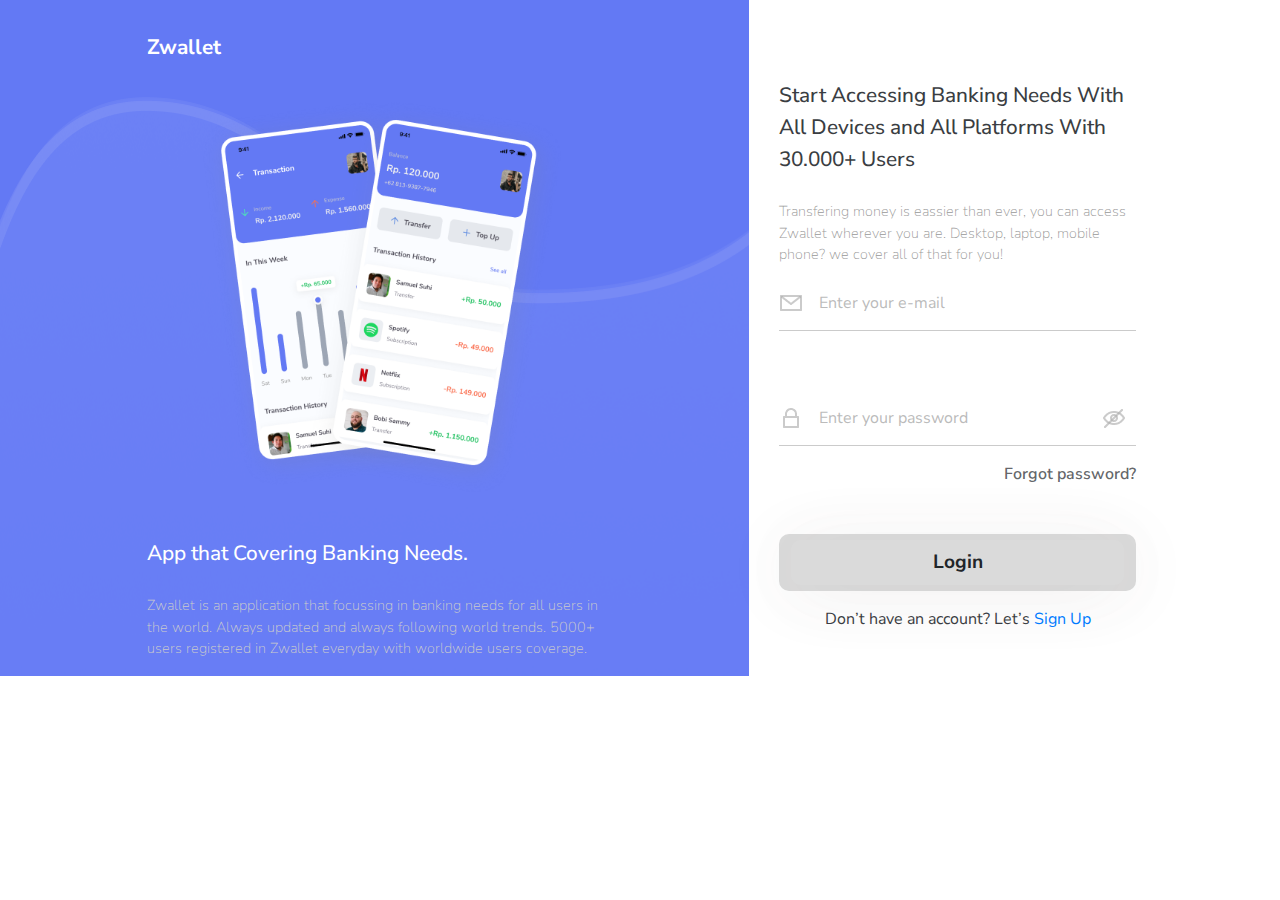
<file: index.html>
<!DOCTYPE html>
<html lang="en">

<head>
  <meta charset="UTF-8" />
  <meta name="viewport" content="width=device-width, initial-scale=1.0" />
  <title>Zwallet - Login</title>
  <link rel="stylesheet" href="https://stackpath.bootstrapcdn.com/bootstrap/4.5.2/css/bootstrap.min.css"
    integrity="sha384-JcKb8q3iqJ61gNV9KGb8thSsNjpSL0n8PARn9HuZOnIxN0hoP+VmmDGMN5t9UJ0Z" crossorigin="anonymous" />
  <link rel="stylesheet" href="css/style.css" />
  <link rel="stylesheet" href="css/login.css" />
</head>
<!-- end head -->

<body>
  <!-- landing -->
  <div class="row">
    <div class="container bg col-sm-12 col-md-7 col-lg-7">
      <!--Row center-->
      <div class="row ml-3 ml-sm-3 ml-md-2">
        <div class="offset-md-2 col-md-9">
          <h3 class="text-white"><b>Zwallet</b></h3>
        </div>
      </div>
      <!--Row center-->
      <div class="row ml-3 ml-sm-3 ml-md-2">
        <div class="col-md text-center">
          <img src="assets/hp-home.png" class="mx-auto d-block img-fluid"/>
        </div>
      </div>
      <!--Row center-->
      <div class="row ml-3 ml-sm-3 ml-md-2">
        <div class="offset-md-2 col-md-10 col-sm-12">
          <h3 class="text-white">App that Covering Banking Needs.</h3>
        </div>
      </div>
      <!--Row center-->
      <div class="row ml-3 ml-sm-3 ml-md-2">
        <div class="col-sm-12 offset-md-2 col-md-8 col-xs">
          <p class="description light">
            Zwallet is an application that focussing in banking needs for all
            users in the world. Always updated and always following world
            trends. 5000+ users registered in Zwallet everyday with worldwide
            users coverage.
          </p>
        </div>
      </div>
    </div>
    <div class="col-md-5 align-items-center h-100">
      <div class="container">
        <div class="row">
          <div class="col-md-9 padding-top">
            <h3>
              Start Accessing Banking Needs With All Devices and All Platforms
              With 30.000+ Users
            </h3>
          </div>
          <div class="col-md-9">
            <p id="dark" class="description">
              Transfering money is eassier than ever, you can access Zwallet
              wherever you are. Desktop, laptop, mobile phone? we cover all of
              that for you!
            </p>
          </div>
          <div class="col-md-9">
            <div class="email input">
              <span class="mail"></span>
              <input id="email" type="email" placeholder="Enter your e-mail">
            </div>
            <div class="password input">
              <span class="lock"></span>
              <input id="password" type="password" placeholder="Enter your password" autocomplete="off">
              <img class="eye" src="assets/eye-crossed.png" alt="">
          </div>
          <a class="forgot mb-5">Forgot password?</a>
          <div class="button btn second w-100">
              <a href="pages/home.html"><button type="button" class="btn btn-lg btn-block"><b>Login</b></button></a>
          </div>
          <div class="sign-up text-center mt-3">
              <p class="text">Don’t have an account? Let’s <a href="pages/signup.html" class="bold primary">Sign Up</a></p>
          </div>
          </div>
        </div>
      </div>
    </div>
  </div>
  <!-- end landing -->
  <script src="js/login.js"></script>
  <script src="https://code.jquery.com/jquery-3.5.1.slim.min.js"
    integrity="sha384-DfXdz2htPH0lsSSs5nCTpuj/zy4C+OGpamoFVy38MVBnE+IbbVYUew+OrCXaRkfj" crossorigin="anonymous">
  </script>
  <script src="https://cdn.jsdelivr.net/npm/popper.js@1.16.1/dist/umd/popper.min.js"
    integrity="sha384-9/reFTGAW83EW2RDu2S0VKaIzap3H66lZH81PoYlFhbGU+6BZp6G7niu735Sk7lN" crossorigin="anonymous">
  </script>
  <script src="https://stackpath.bootstrapcdn.com/bootstrap/4.5.2/js/bootstrap.min.js"
    integrity="sha384-B4gt1jrGC7Jh4AgTPSdUtOBvfO8shuf57BaghqFfPlYxofvL8/KUEfYiJOMMV+rV" crossorigin="anonymous">
  </script>
</body>

</html>
</file>
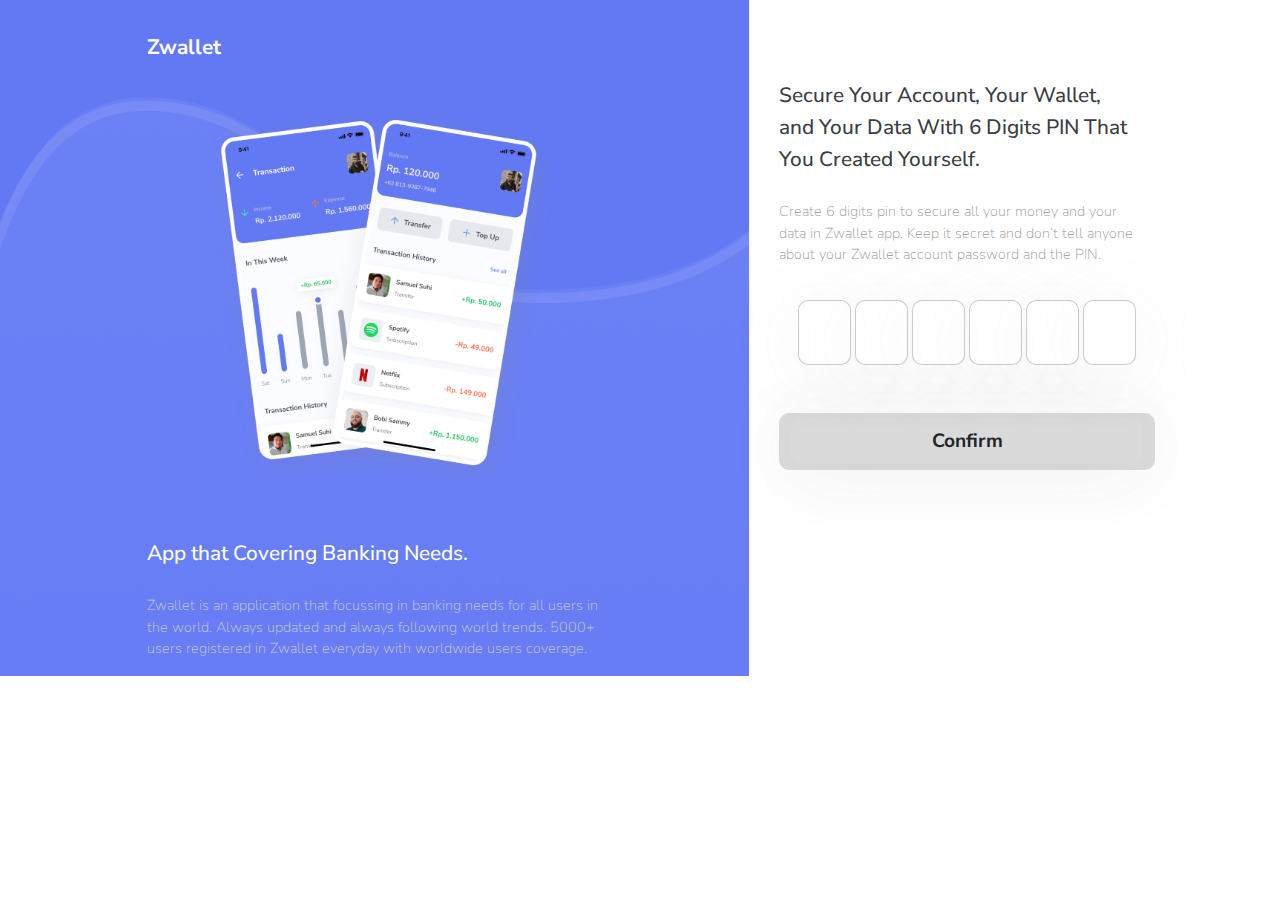
<file: pages/createpin.html>
<!DOCTYPE html>
<html lang="en">

<head>
  <meta charset="UTF-8" />
  <meta name="viewport" content="width=device-width, initial-scale=1.0" />
  <title>Zwallet - Create your PIN</title>
  <link rel="stylesheet" href="https://stackpath.bootstrapcdn.com/bootstrap/4.5.2/css/bootstrap.min.css"
    integrity="sha384-JcKb8q3iqJ61gNV9KGb8thSsNjpSL0n8PARn9HuZOnIxN0hoP+VmmDGMN5t9UJ0Z" crossorigin="anonymous" />
  <link rel="stylesheet" href="../css/style.css" />
  <link rel="stylesheet" href="../css/login.css" />
  <link rel="stylesheet" href="../css/createpin.css">
</head>
<!-- end head -->

<body>
  <!-- landing -->
  <div class="row">
    <div class="container bg col-sm-12 col-md-7 col-lg-7">
      <!--Row center-->
      <div class="row ml-3 ml-sm-3 ml-md-2">
        <div class="offset-md-2 col-md-9">
          <h3 class="text-white"><b>Zwallet</b></h3>
        </div>
      </div>
      <!--Row center-->
      <div class="row ml-3 ml-sm-3 ml-md-2">
        <div class="col-md text-center">
          <img src="../assets/hp-home.png" class="mx-auto d-block img-fluid"/>
        </div>
      </div>
      <!--Row center-->
      <div class="row ml-3 ml-sm-3 ml-md-2">
        <div class="offset-md-2 col-md-10 col-sm-12">
          <h3 class="text-white">App that Covering Banking Needs.</h3>
        </div>
      </div>
      <!--Row center-->
      <div class="row ml-3 ml-sm-3 ml-md-2">
        <div class="col-sm-12 offset-md-2 col-md-8 col-xs">
          <p class="description light">
            Zwallet is an application that focussing in banking needs for all
            users in the world. Always updated and always following world
            trends. 5000+ users registered in Zwallet everyday with worldwide
            users coverage.
          </p>
        </div>
      </div>
    </div>
    <div class="col-md-5 align-items-center h-100">
      <div class="container">
        <div class="row">
          <div class="col-md-9 padding-top">
            <h3>
                Secure Your Account, Your Wallet,
                and Your Data With 6 Digits PIN
                That You Created Yourself.
            </h3>
          </div>
          <div class="col-md-9">
            <p id="dark" class="description">
                Create 6 digits pin to secure all your money and your data in Zwallet app. Keep it secret and don’t tell anyone about your Zwallet account password and the PIN.
            </p>
          </div>
          <div class="col-md-10">
            <div class="form-group form-group-lg pin mr-lg-4 mr-md-3 mr-sm-1 mr-1 mb-md-5 mt-md-4">
                <div class="col-12 col-sm-12 col-md-12 text-center w-100">
                    <input oninput="mustNumber(this)" type="text" maxlength="1">
                    <input oninput="mustNumber(this)" type="text" maxlength="1">
                    <input oninput="mustNumber(this)" type="text" maxlength="1">
                    <input oninput="mustNumber(this)" type="text" maxlength="1">
                    <input oninput="mustNumber(this)" type="text" maxlength="1">
                    <input oninput="mustNumber(this)" type="text" maxlength="1">
                </div>
            <div class="button btn second w-100 mt-md-5 mt-sm-5 mt-5">
                <a href="pinsuccess.html"><button type="button" class="btn btn-lg btn-block"><b>Confirm</b></button></a>
            </div>
          </div>
        </div>
      </div>
    </div>
  </div>
  <!-- end landing -->
  <script src="../js/login.js"></script>
  <script src="../js/pin.js"></script>
  <script src="https://code.jquery.com/jquery-3.5.1.slim.min.js"
    integrity="sha384-DfXdz2htPH0lsSSs5nCTpuj/zy4C+OGpamoFVy38MVBnE+IbbVYUew+OrCXaRkfj" crossorigin="anonymous">
  </script>
  <script src="https://cdn.jsdelivr.net/npm/popper.js@1.16.1/dist/umd/popper.min.js"
    integrity="sha384-9/reFTGAW83EW2RDu2S0VKaIzap3H66lZH81PoYlFhbGU+6BZp6G7niu735Sk7lN" crossorigin="anonymous">
  </script>
  <script src="https://stackpath.bootstrapcdn.com/bootstrap/4.5.2/js/bootstrap.min.js"
    integrity="sha384-B4gt1jrGC7Jh4AgTPSdUtOBvfO8shuf57BaghqFfPlYxofvL8/KUEfYiJOMMV+rV" crossorigin="anonymous">
  </script>
</body>

</html>
</file>
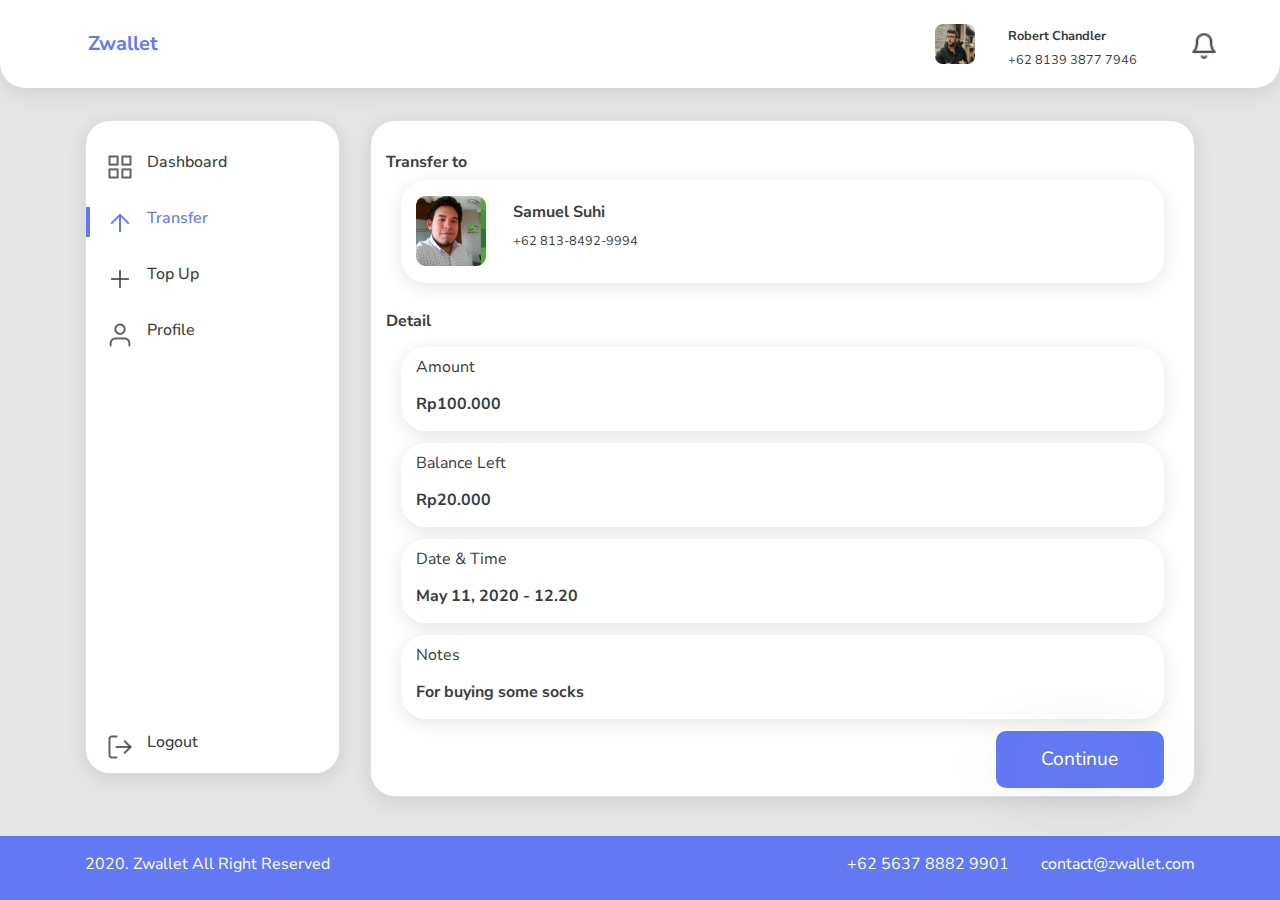
<file: pages/enterpin.html>
<!DOCTYPE html>
<html lang="en">
  <head>
    <meta charset="UTF-8" />
    <meta name="viewport" content="width=device-width, initial-scale=1.0" />
    <title>Zwallet - Confirmation</title>
    <link rel="stylesheet" href="https://stackpath.bootstrapcdn.com/bootstrap/4.5.2/css/bootstrap.min.css"
    integrity="sha384-JcKb8q3iqJ61gNV9KGb8thSsNjpSL0n8PARn9HuZOnIxN0hoP+VmmDGMN5t9UJ0Z" crossorigin="anonymous" />
    <link rel="stylesheet" href="../css/confirmation.css" />
    <link rel="stylesheet" href="../css/style.css" />
  </head>

  <body>
    <!-- MODAL -->
    <div
      id="digitPin"
      class="modal fade"
      tabindex="-1"
      role="dialog"
      aria-labelledby="digitPinlbl"
      aria-hidden="true"
    >
      <div class="modal-dialog modal-dialog-centered" role="document">
        <div class="modal-content">
          <div class="modal-header">
            <h5 class="modal-title" id="exampleModalCenterTitle">
              <b>Enter PIN to transfer</b> <br><br>
              <p class="small">Enter your 6 digits PIN for confirmation to continue transferring money. </p>
            </h5>
            <button
              type="button"
              class="close"
              data-dismiss="modal"
              aria-label="Close"
            >
              <span aria-hidden="true">&times;</span>
            </button>
          </div>
          <div class="modal-body my-auto">
            <div class="form-group form-group-lg pin mr-lg-4 mr-md-3 mr-sm-1 mr-1 mb-5">
              <div class="col-12 col-sm-12 col-md-12 text-center w-100">
                  <input oninput="mustNumber(this)" type="text" maxlength="1">
                  <input oninput="mustNumber(this)" type="text" maxlength="1">
                  <input oninput="mustNumber(this)" type="text" maxlength="1">
                  <input oninput="mustNumber(this)" type="text" maxlength="1">
                  <input oninput="mustNumber(this)" type="text" maxlength="1">
                  <input oninput="mustNumber(this)" type="text" maxlength="1">
              </div>
            </div>
            <div class="modal-footer offset-md-8 col-md-4 mt-1 btn primary">
              <a href="success.html">
                <button type="button" class="btn btn-lg text-center text-white">
                  Continue
                </button>
              </a>
            </div>
          </div>
        </div>
      </div>
    </div>
    <!-- END MODAL -->

    <!-- NAVBAR -->
  <nav class="navbar navbar-expand-lg bg-light my-navbar">
    <a class="navbar-brand active pl-3 ml-5" href="#"><b>Zwallet</b></a>
    <button class="navbar-toggler" type="button" data-toggle="collapse" data-target="#navbarSupportedContent" aria-controls="navbarSupportedContent" aria-expanded="false" aria-label="Toggle navigation">
      <span class="navbar-toggler-icon"></span>
    </button>
  
    <div class="navbar-collapse collapse" id="navbarSupportedContent">
      <div class="navbar-nav ml-auto mt-lg-0">
        <div class="container profile-badge col-sm-12">
          <div class="row">
            <div class="col-3 col-sm-3 col-md-3">
              <div class="container">
                <img src="../assets/pp.png" class="avatar">
              </div>
            </div>
            <div class="col-7 col-sm-3 col-md-6 mr-n2">
              <div class="row">
                <div class="col-sm-12 col-md-10 mt-2">
                  <p><b>Robert Chandler</b></p>
                </div>
              </div>
              <div class="row">
                <div class="col-sm-12 col-md-11"><span>+62 8139 3877 7946</span></div>
              </div>
            </div>
            <div class="col-2 col-sm-3 col-md-3 mt-2">
              <div class="container w-10">
                <img src="../assets/bell.png" class="icon notification">
              </div>
            </div>
          </div>
        </div>
      </div>
    </div>
  </nav>
  <!-- END NAVBAR -->

    <!-- CONTENT -->
    <div class="container">
      <div class="row">
        <div class="d-none d-sm-block d-md-block d-lg-block col-sm-2 col-md-4 col-lg-3">
          <ul class="list-group card d-flex">
            <li class="list-group-item border-0 mb-0">
              <div class="row pt-1">
                <div class="col-sm-2 col-md-2">
                  <img src="../assets/grid-noblue.png" class="list-icon float-left" />
                </div>
                <div class="col-md-7 d-none d-sm-none d-md-block">
                  <h6 class="">Dashboard</h6>
                </div>
              </div>
            </li>
            <li class="list-group-item border-0 mb-0">
              <a href="transfer.html">
                  <div class="row pt-1">
                      <div class="col-md-2">
                        <img src="../assets/arrow-up-blue.png" class="list-icon float-left" />
                      </div>
                      <div class="col-md-7 d-sm-none d-md-block">
                        <h6 class="active">Transfer</h6>
                      </div>
                  </div>
              </a>
            </li>
            <li class="list-group-item border-0 mb-0">
              <div class="row pt-1">
                <div class="col-md-2">
                  <img src="../assets/plus.png" class="list-icon" />
                </div>
                <div class="col-md-7 d-sm-none d-md-block">
                  <h6 class="">Top Up</h6>
                </div>
              </div>
            </li>
            <li class="list-group-item border-0 mb-0">
              <div class="row pt-1 pb-5 mb-5">
                <div class="col-md-2">
                  <img src="../assets/user.png" class="list-icon" />
                </div>
                <div class="col-md-7 d-sm-none d-md-block">
                  <h6 class="">Profile</h6>
                </div>
              </div>
            </li>
            <li class="list-group-item border-0 justify-self-end">
              <div class="row pt-5 mt-5 mb-5"></div>
            </li>
            <li class="list-group-item border-0 justify-self-end">
              <div class="row pt-5 mt-5">
                <div class="col-md-2">
                  <img src="../assets/log-out.png" class="list-icon float-left" />
                </div>
                <div class="col-md-7 d-sm-none d-md-block">
                  <h6 class="">Logout</h6>
                </div>
              </div>
            </li>
          </ul>
        </div>
        <div class="col-xs-11 col-sm-9 col-md-9">
          <div class="container card">
            <div class="container">
              <div class="row main-title mt-3">
                <h6><b>Transfer to</b></h6>
                <br />
              </div>
              <!-- List Profile -->
              <div class="row">
                <div class="col-sm-12 col-md-12 mb-3">
                    <div class="card border-0">
                      <div class="container">
                        <div class="row">
                            <div class="col-2 col-sm-2 col-md-2 col-lg-1">
                                <img src="../assets/prof/2.png" alt="">
                            </div>
                            <div class="col-10 col-sm-10 col-md-10 col-lg-11 pl-5 pl-sm-5 pt-1">
                                <p><b>Samuel Suhi</b></p>
                                <p class="small">+62 813-8492-9994</p>
                            </div>
                        </div>
                    </div>
                    </div>
                </div>
            </div>
              <div class="row main-title mt-2 mb-2">
                <h6><b>Detail</b></h6>
                <br />
              </div>
              <div class="row">
                <div class="col-sm-12 col-md-12 mb-2">
                  <div class="card border-0">
                    <div class="container mb-2 mt-n2">
                      <p>Amount</p>
                      <h6><b>Rp100.000</b></h6>
                    </div>
                  </div>
                </div>
              </div>
              <div class="row">
                <div class="col-sm-12 col-md-12 mb-2">
                  <div class="card border-0">
                    <div class="container mb-2 mt-n2">
                      <p>Balance Left</p>
                      <h6><b>Rp20.000</b></h6>
                    </div>
                  </div>
                </div>
              </div>
              <div class="row">
                <div class="col-sm-12 col-md-12 mb-2">
                  <div class="card border-0">
                    <div class="container mb-2 mt-n2">
                      <p>Date & Time</p>
                      <h6><b>May 11, 2020 - 12.20</b></h6>
                    </div>
                  </div>
                </div>
              </div>
              <div class="row">
                <div class="col-sm-12 col-md-12 mb-2">
                  <div class="card border-0">
                    <div class="container mb-2 mt-n2">
                      <p>Notes</p>
                      <h6><b>For buying some socks</b></h6>
                    </div>
                  </div>
                </div>
              </div>
              <div class="row">
                <div class="col-md-9"></div>
                <div class="col-sm-12 col-md-3 mt-2">
                  <div class="border-0">
                    <div class="container mb-2 mt-n2 btn primary">
                      <button
                        type="button"
                        class="btn btn-lg text-white"
                        data-toggle="modal"
                        data-target="#digitPin"
                      >
                        Continue
                      </button>
                    </div>
                  </div>
                </div>
              </div>
            </div>
          </div>
        </div>
      </div>
      <!-- FOOTER -->
    <footer class="container-fluid fixed-bottom">
      <nav class="navbar navbar-expand-lg">
        <div class="container">
          <p>2020. Zwallet All Right Reserved</p>
          <div class="collapse navbar-collapse" id="navbarSupportedContent">
            <div class="navbar-nav ml-auto mt-2 mt-lg-0">
              <p class="mr-3">+62 5637 8882 9901</p>
              <p class="ml-3">contact@zwallet.com</p>
            </div>
          </div>
        </div>
      </nav>
    </footer>
    <!-- END FOOTER -->
    </div>
    <!-- END CONTENT -->

    <script src="../js/pin.js"></script>
    <script
      src="https://code.jquery.com/jquery-3.5.1.slim.min.js"
      integrity="sha384-DfXdz2htPH0lsSSs5nCTpuj/zy4C+OGpamoFVy38MVBnE+IbbVYUew+OrCXaRkfj"
      crossorigin="anonymous"
    ></script>
    <script
      src="https://cdn.jsdelivr.net/npm/popper.js@1.16.1/dist/umd/popper.min.js"
      integrity="sha384-9/reFTGAW83EW2RDu2S0VKaIzap3H66lZH81PoYlFhbGU+6BZp6G7niu735Sk7lN"
      crossorigin="anonymous"
    ></script>
    <script
      src="https://stackpath.bootstrapcdn.com/bootstrap/4.5.2/js/bootstrap.min.js"
      integrity="sha384-B4gt1jrGC7Jh4AgTPSdUtOBvfO8shuf57BaghqFfPlYxofvL8/KUEfYiJOMMV+rV"
      crossorigin="anonymous"
    ></script>
  </body>
</html>
</file>
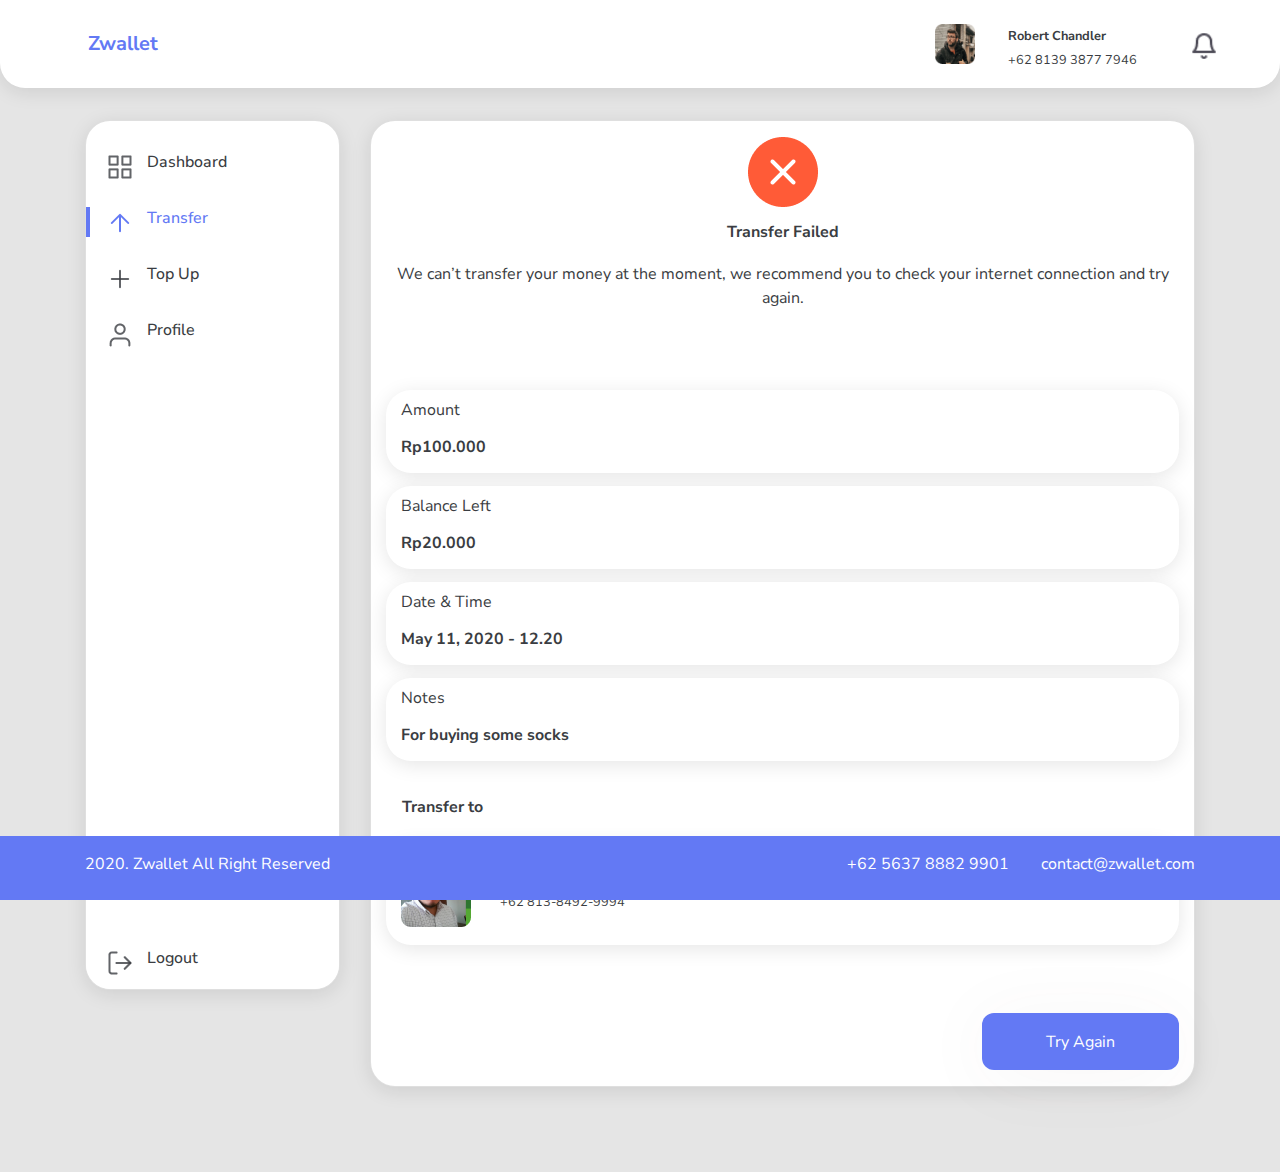
<file: pages/failed.html>
<!DOCTYPE html>
<html lang="en">

<head>
    <meta charset="UTF-8" />
    <meta name="viewport" content="width=device-width, initial-scale=1.0" />
    <title>Zwallet - Success</title>
    <link rel="stylesheet" href="https://stackpath.bootstrapcdn.com/bootstrap/4.5.2/css/bootstrap.min.css"
    integrity="sha384-JcKb8q3iqJ61gNV9KGb8thSsNjpSL0n8PARn9HuZOnIxN0hoP+VmmDGMN5t9UJ0Z" crossorigin="anonymous" />
    <link rel="stylesheet" href="../css/transfer.css" />
    <link rel="stylesheet" href="../css/style.css" />
</head>

<body>
    <!-- NAVBAR -->
  <nav class="navbar navbar-expand-lg bg-light my-navbar">
    <a class="navbar-brand active pl-3 ml-5" href="#"><b>Zwallet</b></a>
    <button class="navbar-toggler" type="button" data-toggle="collapse" data-target="#navbarSupportedContent" aria-controls="navbarSupportedContent" aria-expanded="false" aria-label="Toggle navigation">
      <span class="navbar-toggler-icon"></span>
    </button>
  
    <div class="navbar-collapse collapse" id="navbarSupportedContent">
      <div class="navbar-nav ml-auto mt-lg-0">
        <div class="container profile-badge col-sm-12">
          <div class="row">
            <div class="col-3 col-sm-3 col-md-3">
              <div class="container">
                <img src="../assets/pp.png" class="avatar">
              </div>
            </div>
            <div class="col-7 col-sm-3 col-md-6 mr-n2">
              <div class="row">
                <div class="col-sm-12 col-md-10 mt-2">
                  <p><b>Robert Chandler</b></p>
                </div>
              </div>
              <div class="row">
                <div class="col-sm-12 col-md-11"><span>+62 8139 3877 7946</span></div>
              </div>
            </div>
            <div class="col-2 col-sm-3 col-md-3 mt-2">
              <div class="container w-10">
                <img src="../assets/bell.png" class="icon notification">
              </div>
            </div>
          </div>
        </div>
      </div>
    </div>
  </nav>
  <!-- END NAVBAR -->

    <!-- CONTENT -->
    <div class="container">
        <div class="row">
            <div class="d-none d-sm-block d-md-block d-lg-block col-sm-2 col-md-4 col-lg-3">
                <ul class="list-group card d-flex">
                  <li class="list-group-item border-0 mb-0">
                    <div class="row pt-1">
                      <div class="col-sm-2 col-md-2">
                        <img src="../assets/grid-noblue.png" class="list-icon float-left" />
                      </div>
                      <div class="col-md-7 d-none d-sm-none d-md-block">
                        <h6 class="">Dashboard</h6>
                      </div>
                    </div>
                  </li>
                  <li class="list-group-item border-0 mb-0">
                    <a href="transfer.html">
                        <div class="row pt-1">
                            <div class="col-md-2">
                              <img src="../assets/arrow-up-blue.png" class="list-icon float-left" />
                            </div>
                            <div class="col-md-7 d-sm-none d-md-block">
                              <h6 class="active">Transfer</h6>
                            </div>
                        </div>
                    </a>
                  </li>
                  <li class="list-group-item border-0 mb-0">
                    <a href="topup.html">
                        <div class="row pt-1">
                          <div class="col-md-2">
                            <img src="../assets/plus.png" class="list-icon" />
                          </div>
                          <div class="col-md-7 d-sm-none d-md-block">
                            <h6 class="">Top Up</h6>
                          </div>
                        </div>
                      </a>
                  </li>
                  <li class="list-group-item border-0 mb-0">
                    <div class="row pt-1 pb-5 mb-5">
                      <div class="col-md-2">
                        <img src="../assets/user.png" class="list-icon" />
                      </div>
                      <div class="col-md-7 d-sm-none d-md-block">
                        <h6 class="">Profile</h6>
                      </div>
                    </div>
                  </li>
                  <li class="list-group-item border-0 justify-self-end">
                    <div class="row pt-5 mt-5 mb-5"></div>
                  </li>
                  <li class="list-group-item border-0 justify-self-end">
                    <div class="row pt-5 mt-5 mb-5"></div>
                  </li>
                  <li class="list-group-item border-0 justify-self-end">
                    <div class="row mt-5"></div>
                  </li>
                  <li class="list-group-item border-0 justify-self-end">
                    <a href="../index.html">
                        <div class="row pt-5 mt-4">
                          <div class="col-md-2">
                            <img src="../assets/log-out.png" class="list-icon float-left" />
                          </div>
                          <div class="col-md-7 d-sm-none d-md-block">
                            <h6 class="">Logout</h6>
                          </div>
                        </div>
                      </a>
                  </li>
                </ul>
              </div>
              <!-- END SIDENAV -->
            <div class="col-12 col-sm-10 col-md-8 col-lg-9">
                <div class="container card">
                    <div class="row">
                        <div class="col-sm-12 col-md-12">
                            <div class="row mb-3">
                                <div class="m-auto">
                                    <img src="../assets/failed.png" alt="" class="m-auto"> <br>
                                </div>
                            </div>
                            <div class="row mb-5">
                                <div class="m-auto mt-3"><h6 class="m-auto"><b>Transfer Failed</b></h6></div>
                                <div class="container mt-3"><p class="text-center mt-1">We can’t transfer your money at the moment, we recommend you to check your internet connection and try again.</p></div>
                            </div>
                        </div>
                    </div>
                    <div class="row mt-3">
                        <div class="col-sm-12 col-md-12 mb-2">
                            <div class="card border-0">
                                <div class="container mb-2 mt-n2">
                                    <p>Amount</p>
                                    <h6><b>Rp100.000</b></h6>
                                </div>
                            </div>
                        </div>
                    </div>
                    <div class="row">
                        <div class="col-sm-12 col-md-12 mb-2">
                            <div class="card border-0">
                                <div class="container mb-2 mt-n2">
                                    <p>Balance Left</p>
                                    <h6><b>Rp20.000</b></h6>
                                </div>
                            </div>
                        </div>
                    </div>
                    <div class="row">
                        <div class="col-sm-12 col-md-12 mb-2">
                            <div class="card border-0">
                                <div class="container mb-2 mt-n2">
                                    <p>Date & Time</p>
                                    <h6><b>May 11, 2020 - 12.20</b></h6>
                                </div>
                            </div>
                        </div>
                    </div>
                    <div class="row">
                        <div class="col-sm-12 col-md-12 mb-2">
                            <div class="card border-0">
                                <div class="container mb-2 mt-n2">
                                    <p>Notes</p>
                                    <h6><b>For buying some socks</b></h6>
                                </div>
                            </div>
                        </div>
                    </div>
                    <div class="row main-title ml-3 mt-4 mb-3">
                        <h6><b>Transfer to</b></h6>
                        <br />
                    </div>
                    <div class="row">
                        <div class="col-sm-12 col-md-12 mb-3">
                            <div class="card border-0">
                              <div class="container">
                                <div class="row">
                                    <div class="col-2 col-sm-2 col-md-2 col-lg-1">
                                        <img src="../assets/prof/2.png" alt="">
                                    </div>
                                    <div class="col-10 col-sm-10 col-md-10 col-lg-11 pl-5 pl-sm-5 pt-1">
                                        <p><b>Samuel Suhi</b></p>
                                        <p class="small">+62 813-8492-9994</p>
                                    </div>
                                </div>
                            </div>
                            </div>
                        </div>
                    </div>
                    <div class="row mt-5 mb-3 d-flex justify-content-sm-center justify-content-md-center justify-content-lg-end">
                        <div class="col-sm-12 col-md-12 col-lg-12">
                            <div class="button text-sm-center text-center text-md-right text-lg-right">
                                <button class="col-12 col-sm-12 col-md-4 col-lg-5 text bold text-center text-sm-center med-btn-primary">
                                   <a href="home.html" class="text-white">
                                    Try Again
                                   </a>
                                </button>
                            </div>
                        </div>
                    </div>
                </div>
            </div>
        </div>
    </div>
    <!-- FOOTER -->
    <footer class="container-fluid fixed-bottom">
        <nav class="navbar navbar-expand-lg">
            <div class="container">
                <p>2020. Zwallet All Right Reserved</p>
                <div class="collapse navbar-collapse" id="navbarSupportedContent">
                    <div class="navbar-nav ml-auto mt-2 mt-lg-0">
                        <p class="mr-3">+62 5637 8882 9901</p>
                        <p class="ml-3">contact@zwallet.com</p>
                    </div>
                </div>
            </div>
        </nav>
    </footer>
    <!-- END FOOTER -->
    </div>
    <!-- END CONTENT -->

    <script src="https://code.jquery.com/jquery-3.5.1.slim.min.js"
        integrity="sha384-DfXdz2htPH0lsSSs5nCTpuj/zy4C+OGpamoFVy38MVBnE+IbbVYUew+OrCXaRkfj" crossorigin="anonymous">
    </script>
    <script src="https://cdn.jsdelivr.net/npm/popper.js@1.16.1/dist/umd/popper.min.js"
        integrity="sha384-9/reFTGAW83EW2RDu2S0VKaIzap3H66lZH81PoYlFhbGU+6BZp6G7niu735Sk7lN" crossorigin="anonymous">
    </script>
    <script src="https://stackpath.bootstrapcdn.com/bootstrap/4.5.2/js/bootstrap.min.js"
        integrity="sha384-B4gt1jrGC7Jh4AgTPSdUtOBvfO8shuf57BaghqFfPlYxofvL8/KUEfYiJOMMV+rV" crossorigin="anonymous">
    </script>
</body>

</html>
</file>
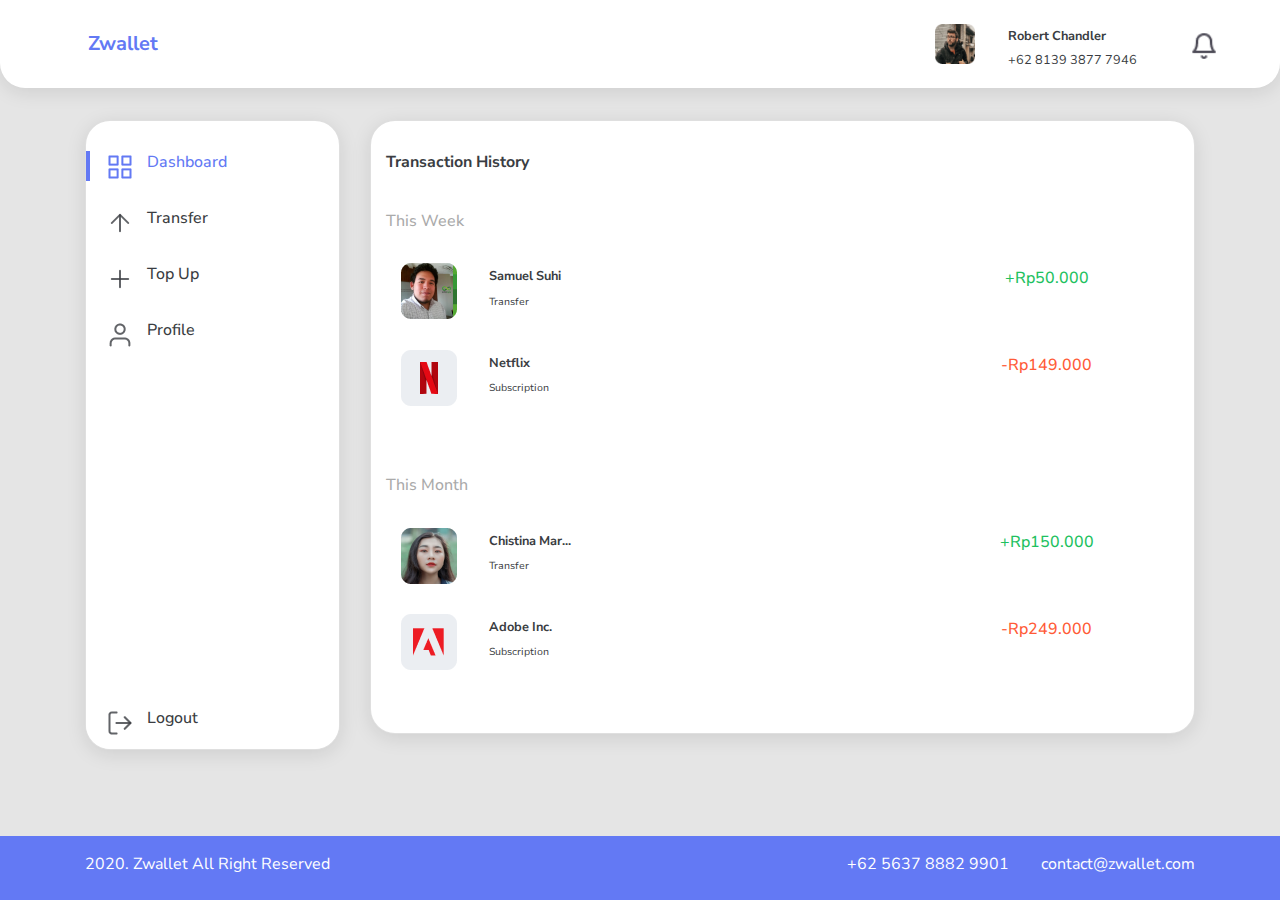
<file: pages/history.html>
<!DOCTYPE html>
<html lang="en">

<head>
    <meta charset="UTF-8" />
    <meta name="viewport" content="width=device-width, initial-scale=1.0" />
    <title>Zwallet | History</title>
    <link rel="stylesheet" href="https://stackpath.bootstrapcdn.com/bootstrap/4.5.2/css/bootstrap.min.css"
        integrity="sha384-JcKb8q3iqJ61gNV9KGb8thSsNjpSL0n8PARn9HuZOnIxN0hoP+VmmDGMN5t9UJ0Z" crossorigin="anonymous" />
    <link rel="stylesheet" href="../css/history.css" />
    <link rel="stylesheet" href="../css/style.css" />
</head>

<body>
    <!-- NAVBAR -->
  <nav class="navbar navbar-expand-lg bg-light my-navbar">
    <a class="navbar-brand active pl-3 ml-5" href="#"><b>Zwallet</b></a>
    <button class="navbar-toggler" type="button" data-toggle="collapse" data-target="#navbarSupportedContent" aria-controls="navbarSupportedContent" aria-expanded="false" aria-label="Toggle navigation">
      <span class="navbar-toggler-icon"></span>
    </button>
  
    <div class="navbar-collapse collapse" id="navbarSupportedContent">
      <div class="navbar-nav ml-auto mt-lg-0">
        <div class="container profile-badge col-sm-12">
          <div class="row">
            <div class="col-3 col-sm-3 col-md-3">
              <div class="container">
                <img src="../assets/pp.png" class="avatar">
              </div>
            </div>
            <div class="col-7 col-sm-3 col-md-6 mr-n2">
              <div class="row">
                <div class="col-sm-12 col-md-10 mt-2">
                  <p><b>Robert Chandler</b></p>
                </div>
              </div>
              <div class="row">
                <div class="col-sm-12 col-md-11"><span>+62 8139 3877 7946</span></div>
              </div>
            </div>
            <div class="col-2 col-sm-3 col-md-3 mt-2">
              <div class="container w-10">
                <img src="../assets/bell.png" class="icon notification">
              </div>
            </div>
          </div>
        </div>
      </div>
    </div>
  </nav>
  <!-- END NAVBAR -->
    <!-- CONTENT -->
    <div class="container">
        <div class="row">
            <div class="d-none d-sm-block d-md-block d-lg-block col-sm-2 col-md-4 col-lg-3">
                <ul class="list-group card d-flex">
                    <li class="list-group-item border-0 mb-0">
                        <div class="row pt-1">
                            <div class="col-sm-2 col-md-2">
                                <img src="../assets/grid.png" class="list-icon float-left" />
                            </div>
                            <div class="col-md-7 d-none d-sm-none d-md-block">
                                <h6 class="active">Dashboard</h6>
                            </div>
                        </div>
                    </li>
                    <li class="list-group-item border-0 mb-0">
                        <a href="transfer.html">
                            <div class="row pt-1">
                                <div class="col-md-2">
                                    <img src="../assets/arrow-up.png" class="list-icon float-left" />
                                </div>
                                <div class="col-md-7 d-sm-none d-md-block">
                                    <h6 class="">Transfer</h6>
                                </div>
                            </div>
                        </a>
                    </li>
                    <li class="list-group-item border-0 mb-0">
                        <div class="row pt-1">
                            <div class="col-md-2">
                                <img src="../assets/plus.png" class="list-icon" />
                            </div>
                            <div class="col-md-7 d-sm-none d-md-block">
                                <h6 class="">Top Up</h6>
                            </div>
                        </div>
                    </li>
                    <li class="list-group-item border-0 mb-0">
                        <div class="row pt-1 pb-5 mb-5">
                            <div class="col-md-2">
                                <img src="../assets/user.png" class="list-icon" />
                            </div>
                            <div class="col-md-7 d-sm-none d-md-block">
                                <h6 class="">Profile</h6>
                            </div>
                        </div>
                    </li>
                    <li class="list-group-item border-0 justify-self-end">
                        <div class="row pt-5 mt-5 mb-5"></div>
                    </li>
                    <li class="list-group-item border-0 justify-self-end">
                        <a href="../index.html">
                            <div class="row pt-5 mt-4">
                              <div class="col-md-2">
                                <img src="../assets/log-out.png" class="list-icon float-left" />
                              </div>
                              <div class="col-md-7 d-sm-none d-md-block">
                                <h6 class="">Logout</h6>
                              </div>
                            </div>
                        </a>
                    </li>
                </ul>
            </div>
            <div class="col-12 col-sm-10 col-md-8 col-lg-9">
                <div class="container card">
                    <div class="container">
                        <div class="row main-title mt-3">
                            <h6><b>Transaction History</b></h6> <br>
                        </div>
                        <div class="row secondary">
                            <h6>This Week</h6>
                        </div>
                        <div class="row">
                            <div class="col-8 col-sm-8 col-md-8">
                                <div class="row small mb-3">
                                    <div class="col-sm-3 col-md-3 col-lg-2">
                                        <img src="../assets/prof/1.png" alt="">
                                    </div>
                                    <div class="col-sm-9 col-md-9 col-lg-10 mt-1">
                                        <p><b>Samuel Suhi</b></p>
                                        <p class="small">Transfer</p>
                                    </div>
                                </div>
                            </div>
                            <div class="col-4 col-sm-4 col-md-4 align-self-center">
                                <div class="row small mb-3">
                                    <div class="mx-auto small plus">
                                        <h6>+Rp50.000</h6>
                                    </div>
                                </div>
                            </div>
                        </div>
                        <div class="row">
                            <div class="col-8 col-sm-8 col-md-8">
                                <div class="row small mb-3">
                                    <div class="col-sm-3 col-md-3 col-lg-2">
                                        <img src="../assets/logo.png" alt="">
                                    </div>
                                    <div class="col-sm-9 col-md-9 col-lg-10 mt-1">
                                        <p><b>Netflix</b></p>
                                        <p class="small">Subscription</p>
                                    </div>
                                </div>
                            </div>
                            <div class="col-4 col-sm-4 col-md-4 align-self-center">
                                <div class="row small mb-3">
                                    <div class="mx-auto small minus">
                                        <h6>-Rp149.000</h6>
                                    </div>
                                </div>
                            </div>
                        </div>
                        <div class="row secondary">
                            <h6>This Month</h6>
                        </div>
                        <div class="row">
                            <div class="col-8 col-sm-8 col-md-8">
                                <div class="row small mb-3">
                                    <div class="col-sm-3 col-md-3 col-lg-2">
                                        <img src="../assets/prof/7.png" alt="">
                                    </div>
                                    <div class="col-sm-9 col-md-9 col-lg-10 mt-1">
                                        <p><b>Chistina Mar...</b></p>
                                        <p class="small">Transfer</p>
                                    </div>
                                </div>
                            </div>
                            <div class="col-4 col-sm-4 col-md-4 align-self-center">
                                <div class="row small mb-3">
                                    <div class="mx-auto small plus">
                                        <h6>+Rp150.000</h6>
                                    </div>
                                </div>
                            </div>
                        </div>
                        <div class="row mb-4">
                            <div class="col-8 col-sm-8 col-md-8">
                                <div class="row small mb-3">
                                    <div class="col-sm-3 col-md-3 col-lg-2">
                                        <img src="../assets/logo-1.png" alt="">
                                    </div>
                                    <div class="col-sm-9 col-md-9 col-lg-10 mt-1">
                                        <p><b>Adobe Inc.</b></p>
                                        <p class="small">Subscription</p>
                                    </div>
                                </div>
                            </div>
                            <div class="col-4 col-sm-4 col-md-4 align-self-center">
                                <div class="row small mb-3">
                                    <div class="mx-auto small minus">
                                        <h6>-Rp249.000</h6>
                                    </div>
                                </div>
                            </div>
                        </div>
                    </div>
                </div>
                <!-- FOOTER -->
                <footer class="container-fluid fixed-bottom">
                    <nav class="navbar navbar-expand-lg">
                        <div class="container">
                            <p>2020. Zwallet All Right Reserved</p>
                            <div class="collapse navbar-collapse" id="navbarSupportedContent">
                                <div class="navbar-nav ml-auto mt-2 mt-lg-0">
                                    <p class="mr-3">+62 5637 8882 9901</p>
                                    <p class="ml-3">contact@zwallet.com</p>
                                </div>
                            </div>
                        </div>
                    </nav>
                </footer>
                <!-- END FOOTER -->
            </div>
            <!-- END CONTENT -->


            <script src="https://code.jquery.com/jquery-3.5.1.slim.min.js"
                integrity="sha384-DfXdz2htPH0lsSSs5nCTpuj/zy4C+OGpamoFVy38MVBnE+IbbVYUew+OrCXaRkfj"
                crossorigin="anonymous">
            </script>
            <script src="https://cdn.jsdelivr.net/npm/popper.js@1.16.1/dist/umd/popper.min.js"
                integrity="sha384-9/reFTGAW83EW2RDu2S0VKaIzap3H66lZH81PoYlFhbGU+6BZp6G7niu735Sk7lN"
                crossorigin="anonymous">
            </script>
            <script src="https://stackpath.bootstrapcdn.com/bootstrap/4.5.2/js/bootstrap.min.js"
                integrity="sha384-B4gt1jrGC7Jh4AgTPSdUtOBvfO8shuf57BaghqFfPlYxofvL8/KUEfYiJOMMV+rV"
                crossorigin="anonymous">
            </script>
</body>

</html>
</file>
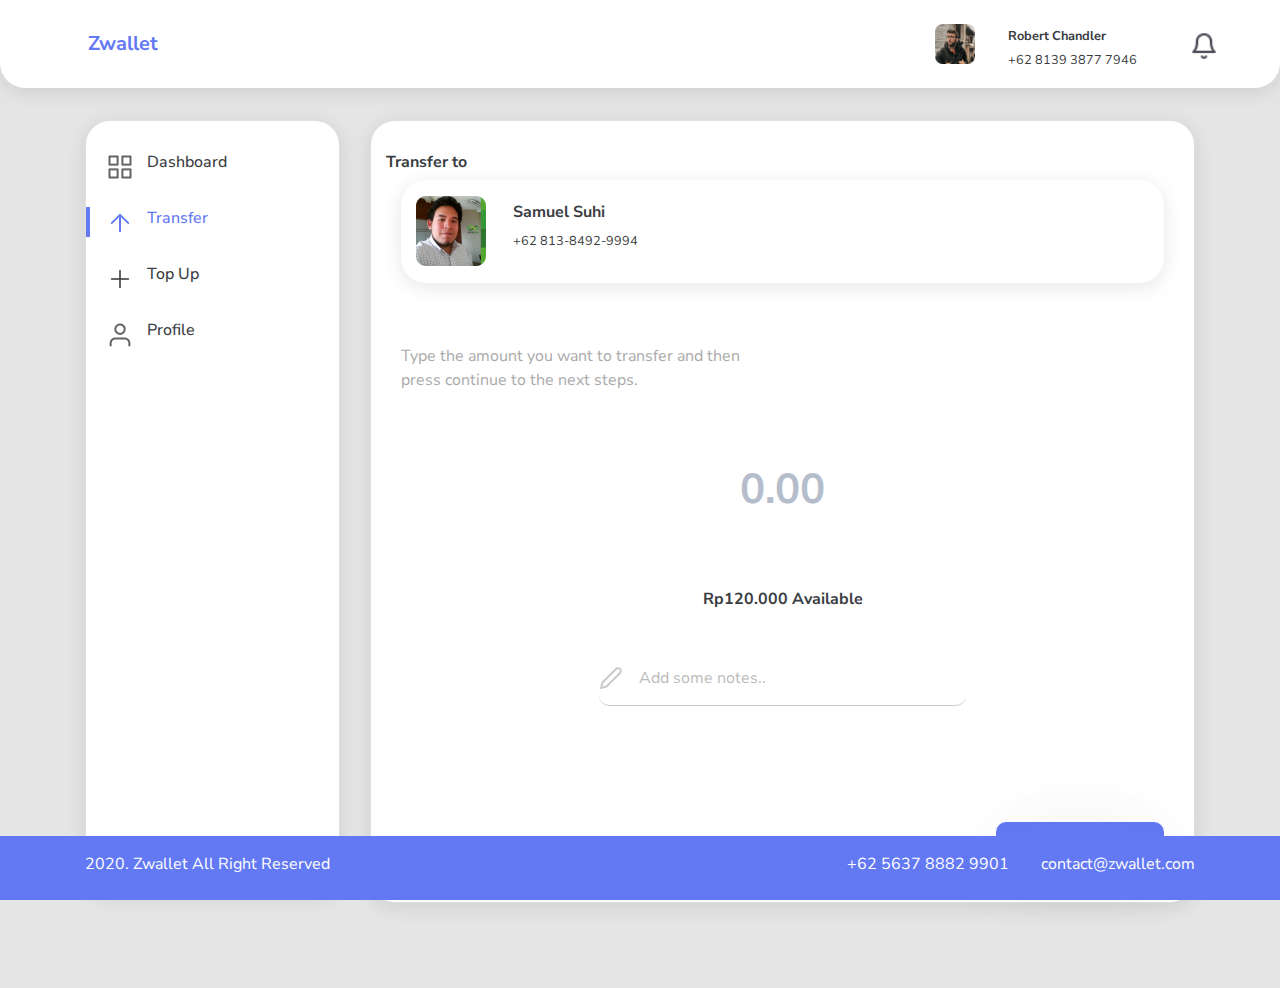
<file: pages/inputAmount.html>
<!DOCTYPE html>
<html lang="en">
  <head>
    <meta charset="UTF-8" />
    <meta name="viewport" content="width=device-width, initial-scale=1.0" />
    <title>Zwallet | Input Amount</title>
    <link rel="stylesheet" href="https://stackpath.bootstrapcdn.com/bootstrap/4.5.2/css/bootstrap.min.css"
    integrity="sha384-JcKb8q3iqJ61gNV9KGb8thSsNjpSL0n8PARn9HuZOnIxN0hoP+VmmDGMN5t9UJ0Z" crossorigin="anonymous" />
    <link rel="stylesheet" href="../css/confirmation.css" />
    <link rel="stylesheet" href="../css/style.css" />
  </head>

  <body>
    <!-- NAVBAR -->
  <nav class="navbar navbar-expand-lg bg-light my-navbar">
    <a class="navbar-brand active pl-3 ml-5" href="#"><b>Zwallet</b></a>
    <button class="navbar-toggler" type="button" data-toggle="collapse" data-target="#navbarSupportedContent" aria-controls="navbarSupportedContent" aria-expanded="false" aria-label="Toggle navigation">
      <span class="navbar-toggler-icon"></span>
    </button>
  
    <div class="navbar-collapse collapse" id="navbarSupportedContent">
      <div class="navbar-nav ml-auto mt-lg-0">
        <div class="container profile-badge col-sm-12">
          <div class="row">
            <div class="col-3 col-sm-3 col-md-3">
              <div class="container">
                <img src="../assets/pp.png" class="avatar">
              </div>
            </div>
            <div class="col-7 col-sm-3 col-md-6 mr-n2">
              <div class="row">
                <div class="col-sm-12 col-md-10 mt-2">
                  <p><b>Robert Chandler</b></p>
                </div>
              </div>
              <div class="row">
                <div class="col-sm-12 col-md-11"><span>+62 8139 3877 7946</span></div>
              </div>
            </div>
            <div class="col-2 col-sm-3 col-md-3 mt-2">
              <div class="container w-10">
                <img src="../assets/bell.png" class="icon notification">
              </div>
            </div>
          </div>
        </div>
      </div>
    </div>
  </nav>
  <!-- END NAVBAR -->

    <!-- CONTENT -->
    <div class="container">
      <div class="row">
        <div class="d-none d-sm-block d-md-block d-lg-block col-sm-2 col-md-4 col-lg-3">
          <ul class="list-group card d-flex">
            <li class="list-group-item border-0 mb-0">
              <div class="row pt-1">
                <div class="col-sm-2 col-md-2">
                  <img src="../assets/grid-noblue.png" class="list-icon float-left" />
                </div>
                <div class="col-md-7 d-none d-sm-none d-md-block">
                  <h6 class="">Dashboard</h6>
                </div>
              </div>
            </li>
            <li class="list-group-item border-0 mb-0">
              <a href="transfer.html">
                  <div class="row pt-1">
                      <div class="col-md-2">
                        <img src="../assets/arrow-up-blue.png" class="list-icon float-left" />
                      </div>
                      <div class="col-md-7 d-sm-none d-md-block">
                        <h6 class="active">Transfer</h6>
                      </div>
                  </div>
              </a>
            </li>
            <li class="list-group-item border-0 mb-0">
              <div class="row pt-1">
                <div class="col-md-2">
                  <img src="../assets/plus.png" class="list-icon" />
                </div>
                <div class="col-md-7 d-sm-none d-md-block">
                  <h6 class="">Top Up</h6>
                </div>
              </div>
            </li>
            <li class="list-group-item border-0 mb-0">
              <div class="row pt-1 pb-5 mb-5">
                <div class="col-md-2">
                  <img src="../assets/user.png" class="list-icon" />
                </div>
                <div class="col-md-7 d-sm-none d-md-block">
                  <h6 class="">Profile</h6>
                </div>
              </div>
            </li>
            <li class="list-group-item border-0 justify-self-end">
              <div class="row pt-5 mt-5 mb-5"></div>
            </li>
            <li class="list-group-item border-0 justify-self-end">
              <div class="row mt-5 mb-5"></div>
            </li>
            <li class="list-group-item border-0 justify-self-end">
              <div class="row pt-5 mt-5">
                <div class="col-md-2">
                  <img src="../assets/log-out.png" class="list-icon float-left" />
                </div>
                <div class="col-md-7 d-sm-none d-md-block">
                  <h6 class="">Logout</h6>
                </div>
              </div>
            </li>
          </ul>
        </div>
        <div class="col-xs-11 col-sm-9 col-md-9">
          <div class="container card">
            <div class="container">
              <div class="row main-title mt-3">
                <h6><b>Transfer to</b></h6>
                <br />
              </div>
              <!-- List Profile -->
              <div class="row">
                <div class="col-sm-12 col-md-12 mb-3">
                    <div class="card border-0">
                      <div class="container">
                        <div class="row">
                            <div class="col-2 col-sm-2 col-md-2 col-lg-1">
                                <img src="../assets/prof/2.png" alt="">
                            </div>
                            <div class="col-10 col-sm-10 col-md-10 col-lg-11 pl-5 pl-sm-5 pt-1">
                                <p><b>Samuel Suhi</b></p>
                                <p class="small">+62 813-8492-9994</p>
                            </div>
                        </div>
                    </div>
                    </div>
                </div>
            </div>
              <div class="row mt-2 mb-2">
                <div class="col-sm-12 col-md-6">
                  <p class="secondary">
                    Type the amount you want to transfer and then press continue
                    to the next steps.
                  </p>
                </div>
              </div>
              <div class="row">
                <div class="col-sm-12 col-md-12 mb-2">
                  <h1 class="text-center secondary">
                    <input
                      oninput="mustNumber(this)"
                      class="amount input-amount text-center border-none"
                      type="text"
                      placeholder="0.00"
                      maxlength="14"
                    />
                  </h1>
                </div>
              </div>
              <div class="row">
                <div class="col-sm-12 col-md-12 mb-2">
                  <p class="text-center"><b>Rp120.000 Available</b></p>
                </div>
              </div>
              <div class="row justify-content-center mb-5">
                <div class="col-sm-12 col-md-6 mb-2">
                  <div class="search input mt-3">
                    <span class="icon-search"></span>
                    <input id="text" type="text" placeholder="Add some notes..">
                </div> 
                </div>
              </div>
              <div class="row mb-3">
                <div class="col-md-9"></div>
                <div class="col-sm-12 col-md-3 mt-2">
                  <div class="border-0">
                    <div class="container mb-2 mt-n2 btn primary">
                      <a href="enterpin.html">
                        <button type="button" class="btn btn-lg text-white">
                          Continue
                        </button>
                      </a>
                    </div>
                  </div>
                </div>
              </div>
            </div>
          </div>
        </div>
      </div>
      <!-- FOOTER -->
    <footer class="container-fluid fixed-bottom">
      <nav class="navbar navbar-expand-lg">
        <div class="container">
          <p>2020. Zwallet All Right Reserved</p>
          <div class="collapse navbar-collapse" id="navbarSupportedContent">
            <div class="navbar-nav ml-auto mt-2 mt-lg-0">
              <p class="mr-3">+62 5637 8882 9901</p>
              <p class="ml-3">contact@zwallet.com</p>
            </div>
          </div>
        </div>
      </nav>
    </footer>
    <!-- END FOOTER -->
    </div>
    <!-- END CONTENT -->

    <script src="../js/script.js"></script>
    <script
      src="https://code.jquery.com/jquery-3.5.1.slim.min.js"
      integrity="sha384-DfXdz2htPH0lsSSs5nCTpuj/zy4C+OGpamoFVy38MVBnE+IbbVYUew+OrCXaRkfj"
      crossorigin="anonymous"
    ></script>
    <script
      src="https://cdn.jsdelivr.net/npm/popper.js@1.16.1/dist/umd/popper.min.js"
      integrity="sha384-9/reFTGAW83EW2RDu2S0VKaIzap3H66lZH81PoYlFhbGU+6BZp6G7niu735Sk7lN"
      crossorigin="anonymous"
    ></script>
    <script
      src="https://stackpath.bootstrapcdn.com/bootstrap/4.5.2/js/bootstrap.min.js"
      integrity="sha384-B4gt1jrGC7Jh4AgTPSdUtOBvfO8shuf57BaghqFfPlYxofvL8/KUEfYiJOMMV+rV"
      crossorigin="anonymous"
    ></script>
  </body>
</html>
</file>
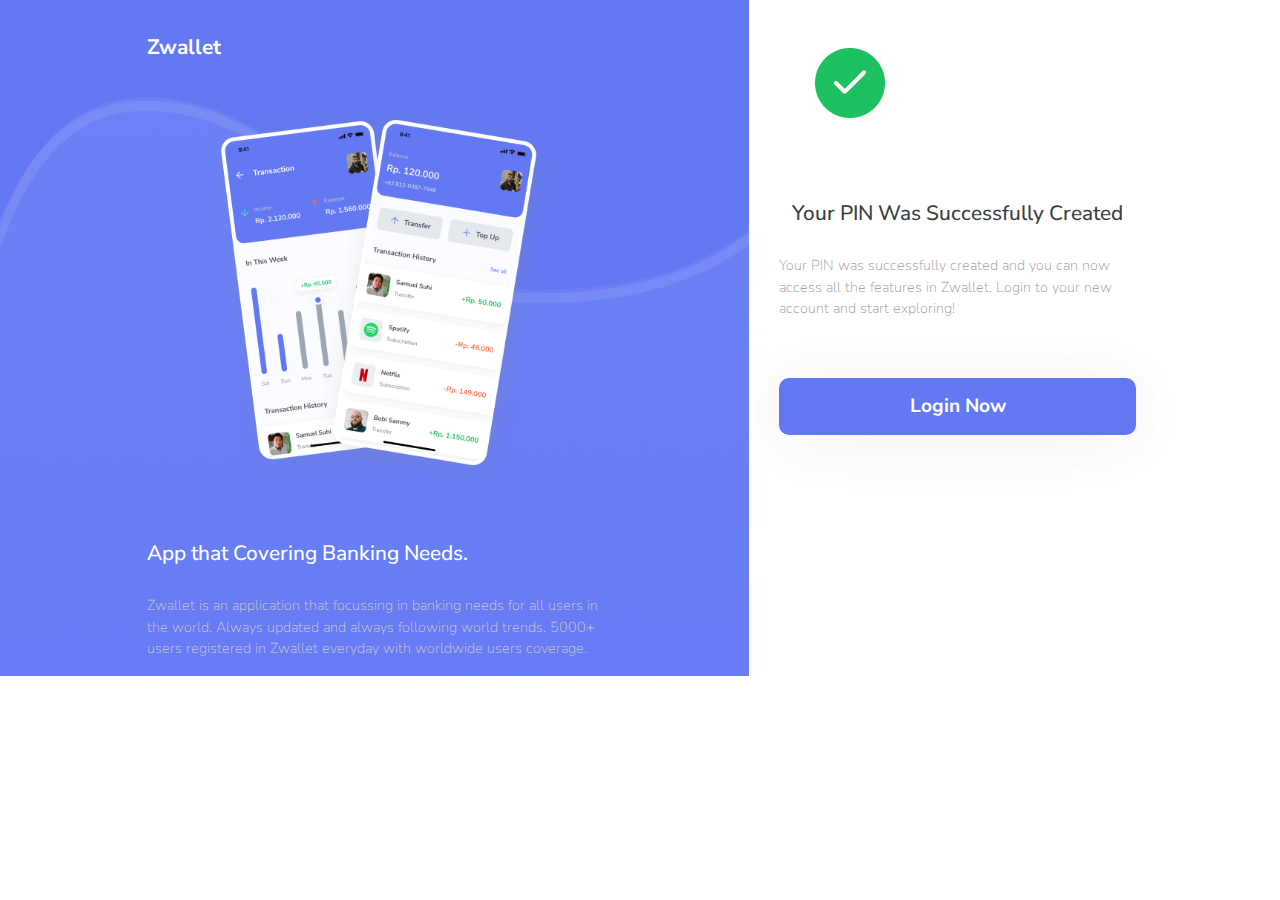
<file: pages/pinsuccess.html>
<!DOCTYPE html>
<html lang="en">

<head>
  <meta charset="UTF-8" />
  <meta name="viewport" content="width=device-width, initial-scale=1.0" />
  <title>Zwallet - Registration</title>
  <link rel="stylesheet" href="https://stackpath.bootstrapcdn.com/bootstrap/4.5.2/css/bootstrap.min.css"
    integrity="sha384-JcKb8q3iqJ61gNV9KGb8thSsNjpSL0n8PARn9HuZOnIxN0hoP+VmmDGMN5t9UJ0Z" crossorigin="anonymous" />
  <link rel="stylesheet" href="../css/style.css" />
  <link rel="stylesheet" href="../css/login.css" />
</head>
<!-- end head -->

<body>
  <!-- landing -->
  <div class="row">
    <div class="container bg col-sm-12 col-md-7 col-lg-7">
      <!--Row center-->
      <div class="row ml-3 ml-sm-3 ml-md-2">
        <div class="offset-md-2 col-md-9">
          <h3 class="text-white"><b>Zwallet</b></h3>
        </div>
      </div>
      <!--Row center-->
      <div class="row ml-3 ml-sm-3 ml-md-2">
        <div class="col-md text-center">
          <img src="../assets/hp-home.png" class="mx-auto d-block img-fluid"/>
        </div>
      </div>
      <!--Row center-->
      <div class="row ml-3 ml-sm-3 ml-md-2">
        <div class="offset-md-2 col-md-10 col-sm-12">
          <h3 class="text-white">App that Covering Banking Needs.</h3>
        </div>
      </div>
      <!--Row center-->
      <div class="row ml-3 ml-sm-3 ml-md-2">
        <div class="col-sm-12 offset-md-2 col-md-8 col-xs">
          <p class="description light">
            Zwallet is an application that focussing in banking needs for all
            users in the world. Always updated and always following world
            trends. 5000+ users registered in Zwallet everyday with worldwide
            users coverage.
          </p>
        </div>
      </div>
    </div>
    <div class="col-md-5 align-items-center h-100">
      <div class="container">
        <div class="row">
            <div class="text-sm-center col-sm-12 col-md-4 padding-top">
                <img src="../assets/success.png" alt="">
            </div>
          <div class="text-sm-center col-sm-12 col-md-9 padding-top">
            <h3>
                Your PIN Was Successfully Created
            </h3>
          </div>
          <div class="col-md-9">
            <p id="dark" class="description">
                Your PIN was successfully created and you can now access all the features in Zwallet. Login to your new account and start exploring!
            </p>
          </div>
          <div class="col-md-9">
            <div class="button btn primary w-100 mt-md-5 mt-sm-5 mb-3">
                <a href="../index.html"><button type="button" class="btn btn-lg btn-block text-white"><b>Login Now</b></button></a>
            </div>
          </div>
        </div>
      </div>
    </div>
  </div>
  <!-- end landing -->
  <script src="../js/login.js"></script>
  <script src="../js/pin.js"></script>
  <script src="https://code.jquery.com/jquery-3.5.1.slim.min.js"
    integrity="sha384-DfXdz2htPH0lsSSs5nCTpuj/zy4C+OGpamoFVy38MVBnE+IbbVYUew+OrCXaRkfj" crossorigin="anonymous">
  </script>
  <script src="https://cdn.jsdelivr.net/npm/popper.js@1.16.1/dist/umd/popper.min.js"
    integrity="sha384-9/reFTGAW83EW2RDu2S0VKaIzap3H66lZH81PoYlFhbGU+6BZp6G7niu735Sk7lN" crossorigin="anonymous">
  </script>
  <script src="https://stackpath.bootstrapcdn.com/bootstrap/4.5.2/js/bootstrap.min.js"
    integrity="sha384-B4gt1jrGC7Jh4AgTPSdUtOBvfO8shuf57BaghqFfPlYxofvL8/KUEfYiJOMMV+rV" crossorigin="anonymous">
  </script>
</body>

</html>
</file>
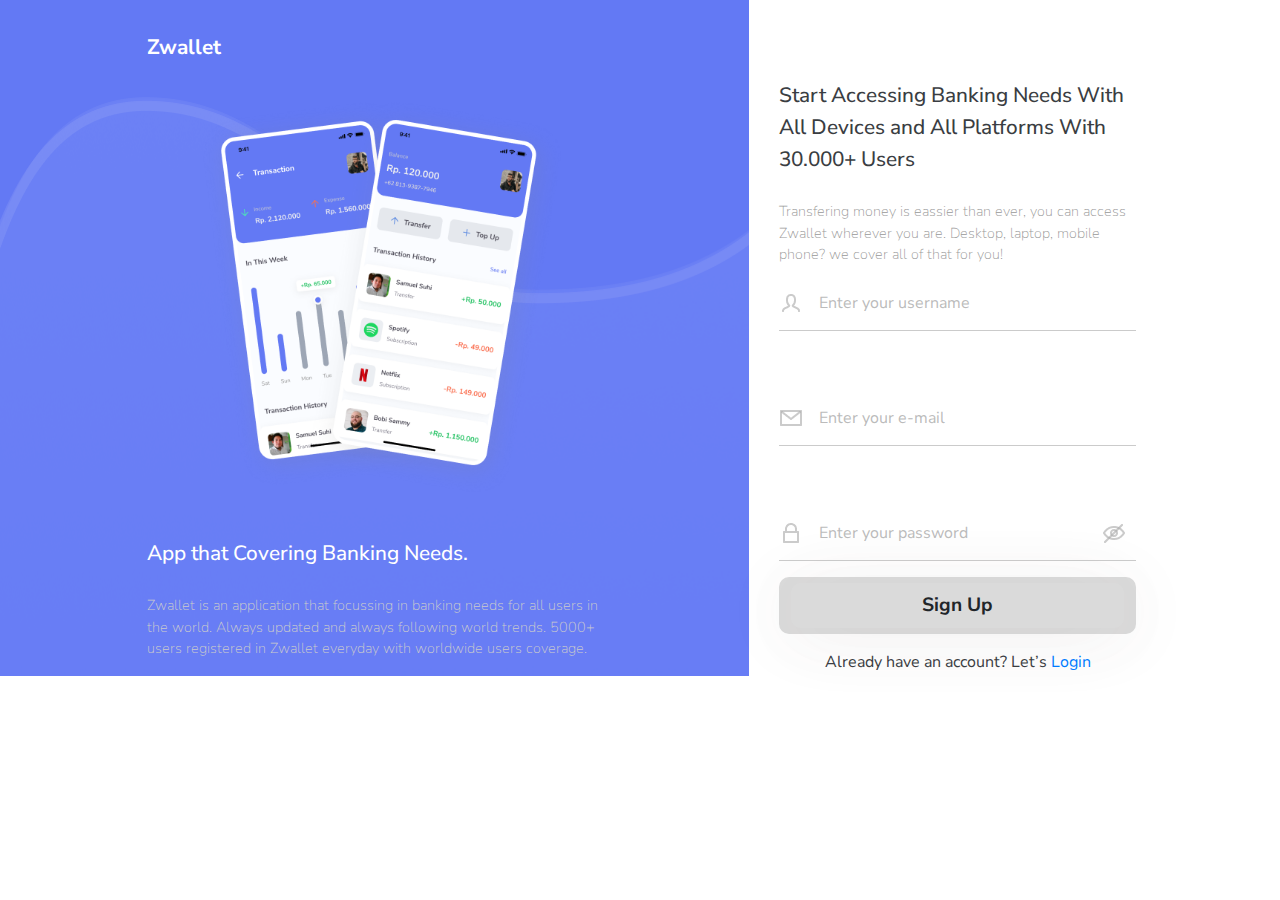
<file: pages/signup.html>
<!DOCTYPE html>
<html lang="en">

<head>
  <meta charset="UTF-8" />
  <meta name="viewport" content="width=device-width, initial-scale=1.0" />
  <title>Zwallet - Registration</title>
  <link rel="stylesheet" href="https://stackpath.bootstrapcdn.com/bootstrap/4.5.2/css/bootstrap.min.css"
    integrity="sha384-JcKb8q3iqJ61gNV9KGb8thSsNjpSL0n8PARn9HuZOnIxN0hoP+VmmDGMN5t9UJ0Z" crossorigin="anonymous" />
  <link rel="stylesheet" href="../css/style.css" />
  <link rel="stylesheet" href="../css/login.css" />
</head>
<!-- end head -->

<body>
  <!-- landing -->
  <div class="row">
    <div class="container bg col-sm-12 col-md-7 col-lg-7">
      <!--Row center-->
      <div class="row ml-3 ml-sm-3 ml-md-2">
        <div class="offset-md-2 col-md-9">
          <h3 class="text-white"><b>Zwallet</b></h3>
        </div>
      </div>
      <!--Row center-->
      <div class="row ml-3 ml-sm-3 ml-md-2">
        <div class="col-md text-center">
          <img src="../assets/hp-home.png" class="mx-auto d-block img-fluid"/>
        </div>
      </div>
      <!--Row center-->
      <div class="row ml-3 ml-sm-3 ml-md-2">
        <div class="offset-md-2 col-md-10 col-sm-12">
          <h3 class="text-white">App that Covering Banking Needs.</h3>
        </div>
      </div>
      <!--Row center-->
      <div class="row ml-3 ml-sm-3 ml-md-2">
        <div class="col-sm-12 offset-md-2 col-md-8 col-xs">
          <p class="description light">
            Zwallet is an application that focussing in banking needs for all
            users in the world. Always updated and always following world
            trends. 5000+ users registered in Zwallet everyday with worldwide
            users coverage.
          </p>
        </div>
      </div>
    </div>
    <div class="col-md-5 align-items-center h-100">
      <div class="container">
        <div class="row">
          <div class="col-md-9 padding-top">
            <h3>
              Start Accessing Banking Needs With All Devices and All Platforms
              With 30.000+ Users
            </h3>
          </div>
          <div class="col-md-9">
            <p id="dark" class="description">
              Transfering money is eassier than ever, you can access Zwallet
              wherever you are. Desktop, laptop, mobile phone? we cover all of
              that for you!
            </p>
          </div>
          <div class="col-md-9">
            <div class="name input">
              <span class="username"></span>
              <input id="text" type="username" placeholder="Enter your username">
            </div>
            <div class="email input">
              <span class="mail"></span>
              <input id="email" type="email" placeholder="Enter your e-mail">
            </div>
            <div class="password input">
              <span class="lock"></span>
              <input id="password" type="password" placeholder="Enter your password" autocomplete="off">
              <img class="eye" src="../assets/eye-crossed.png" alt="">
          </div>
          <div class="button btn second w-100">
              <a href="createpin.html"><button type="button" class="btn btn-lg btn-block"><b>Sign Up</b></button></a>
          </div>
          <div class="sign-up text-center mt-3">
              <p class="text">Already have an account? Let’s <a href="../index.html" class="bold primary">Login</a></p>
          </div>
          </div>
        </div>
      </div>
    </div>
  </div>
  <!-- end landing -->
  <script src="../js/login.js"></script>
  <script src="https://code.jquery.com/jquery-3.5.1.slim.min.js"
    integrity="sha384-DfXdz2htPH0lsSSs5nCTpuj/zy4C+OGpamoFVy38MVBnE+IbbVYUew+OrCXaRkfj" crossorigin="anonymous">
  </script>
  <script src="https://cdn.jsdelivr.net/npm/popper.js@1.16.1/dist/umd/popper.min.js"
    integrity="sha384-9/reFTGAW83EW2RDu2S0VKaIzap3H66lZH81PoYlFhbGU+6BZp6G7niu735Sk7lN" crossorigin="anonymous">
  </script>
  <script src="https://stackpath.bootstrapcdn.com/bootstrap/4.5.2/js/bootstrap.min.js"
    integrity="sha384-B4gt1jrGC7Jh4AgTPSdUtOBvfO8shuf57BaghqFfPlYxofvL8/KUEfYiJOMMV+rV" crossorigin="anonymous">
  </script>
</body>

</html>
</file>
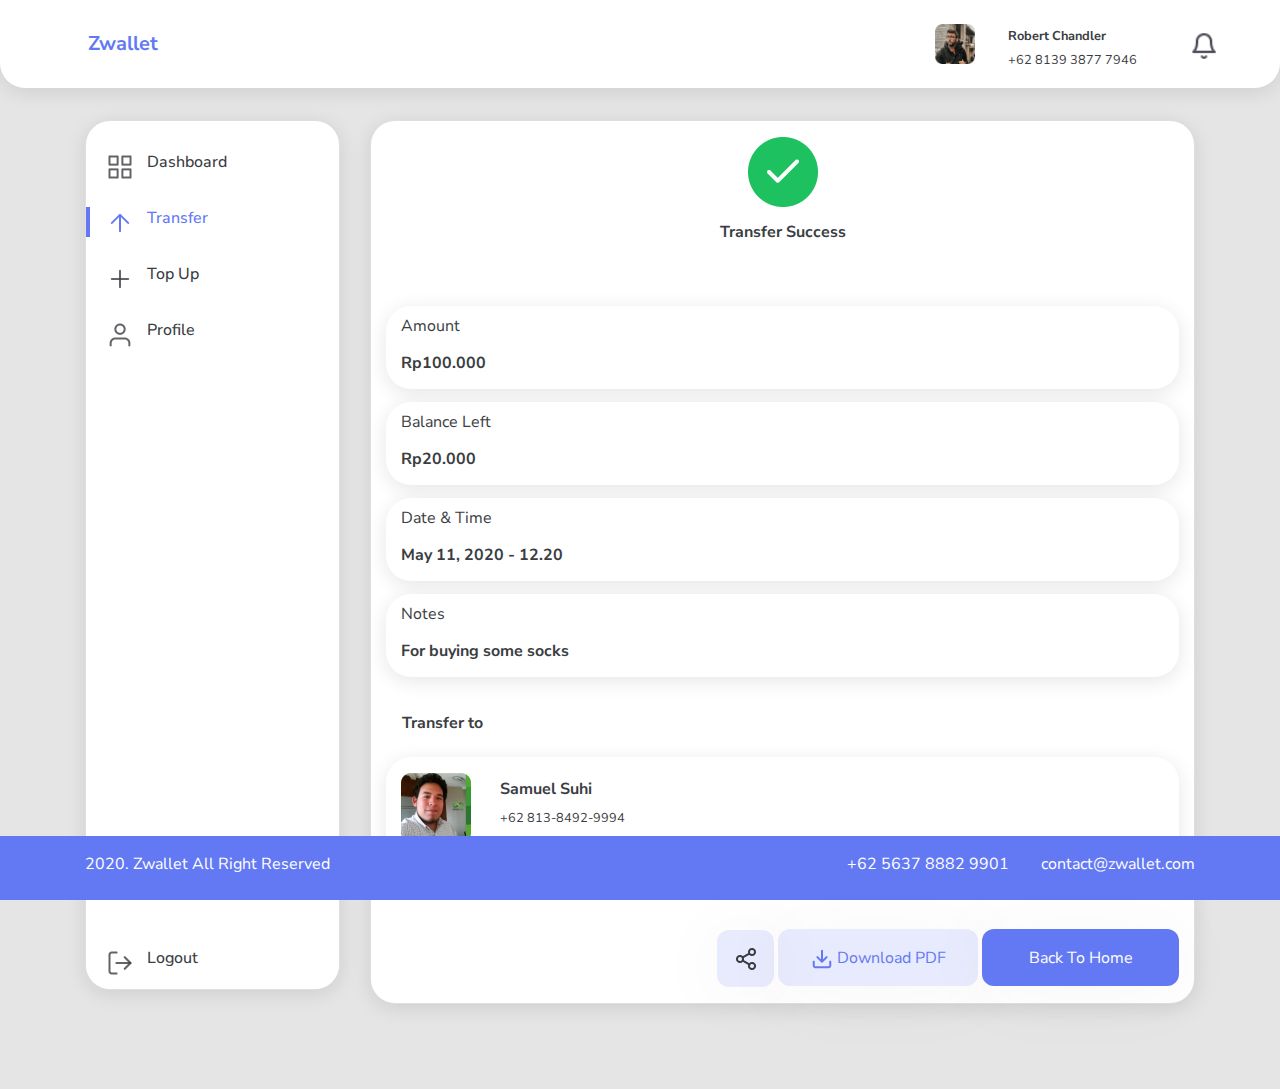
<file: pages/success.html>
<!DOCTYPE html>
<html lang="en">

<head>
    <meta charset="UTF-8" />
    <meta name="viewport" content="width=device-width, initial-scale=1.0" />
    <title>Zwallet - Success</title>
    <link rel="stylesheet" href="https://stackpath.bootstrapcdn.com/bootstrap/4.5.2/css/bootstrap.min.css"
    integrity="sha384-JcKb8q3iqJ61gNV9KGb8thSsNjpSL0n8PARn9HuZOnIxN0hoP+VmmDGMN5t9UJ0Z" crossorigin="anonymous" />
    <link rel="stylesheet" href="../css/transfer.css" />
    <link rel="stylesheet" href="../css/style.css" />
</head>

<body>
    <!-- NAVBAR -->
  <nav class="navbar navbar-expand-lg bg-light my-navbar">
    <a class="navbar-brand active pl-3 ml-5" href="#"><b>Zwallet</b></a>
    <button class="navbar-toggler" type="button" data-toggle="collapse" data-target="#navbarSupportedContent" aria-controls="navbarSupportedContent" aria-expanded="false" aria-label="Toggle navigation">
      <span class="navbar-toggler-icon"></span>
    </button>
  
    <div class="navbar-collapse collapse" id="navbarSupportedContent">
      <div class="navbar-nav ml-auto mt-lg-0">
        <div class="container profile-badge col-sm-12">
          <div class="row">
            <div class="col-3 col-sm-3 col-md-3">
              <div class="container">
                <img src="../assets/pp.png" class="avatar">
              </div>
            </div>
            <div class="col-7 col-sm-3 col-md-6 mr-n2">
              <div class="row">
                <div class="col-sm-12 col-md-10 mt-2">
                  <p><b>Robert Chandler</b></p>
                </div>
              </div>
              <div class="row">
                <div class="col-sm-12 col-md-11"><span>+62 8139 3877 7946</span></div>
              </div>
            </div>
            <div class="col-2 col-sm-3 col-md-3 mt-2">
              <div class="container w-10">
                <img src="../assets/bell.png" class="icon notification">
              </div>
            </div>
          </div>
        </div>
      </div>
    </div>
  </nav>
  <!-- END NAVBAR -->

    <!-- CONTENT -->
    <div class="container">
        <div class="row">
            <div class="d-none d-sm-block d-md-block d-lg-block col-sm-2 col-md-4 col-lg-3">
                <ul class="list-group card d-flex">
                  <li class="list-group-item border-0 mb-0">
                    <div class="row pt-1">
                      <div class="col-sm-2 col-md-2">
                        <img src="../assets/grid-noblue.png" class="list-icon float-left" />
                      </div>
                      <div class="col-md-7 d-none d-sm-none d-md-block">
                        <h6 class="">Dashboard</h6>
                      </div>
                    </div>
                  </li>
                  <li class="list-group-item border-0 mb-0">
                    <a href="transfer.html">
                        <div class="row pt-1">
                            <div class="col-md-2">
                              <img src="../assets/arrow-up-blue.png" class="list-icon float-left" />
                            </div>
                            <div class="col-md-7 d-sm-none d-md-block">
                              <h6 class="active">Transfer</h6>
                            </div>
                        </div>
                    </a>
                  </li>
                  <li class="list-group-item border-0 mb-0">
                    <a href="topup.html">
                        <div class="row pt-1">
                          <div class="col-md-2">
                            <img src="../assets/plus.png" class="list-icon" />
                          </div>
                          <div class="col-md-7 d-sm-none d-md-block">
                            <h6 class="">Top Up</h6>
                          </div>
                        </div>
                      </a>
                  </li>
                  <li class="list-group-item border-0 mb-0">
                    <div class="row pt-1 pb-5 mb-5">
                      <div class="col-md-2">
                        <img src="../assets/user.png" class="list-icon" />
                      </div>
                      <div class="col-md-7 d-sm-none d-md-block">
                        <h6 class="">Profile</h6>
                      </div>
                    </div>
                  </li>
                  <li class="list-group-item border-0 justify-self-end">
                    <div class="row pt-5 mt-5 mb-5"></div>
                  </li>
                  <li class="list-group-item border-0 justify-self-end">
                    <div class="row pt-5 mt-5 mb-5"></div>
                  </li>
                  <li class="list-group-item border-0 justify-self-end">
                    <div class="row mt-5"></div>
                  </li>
                  <li class="list-group-item border-0 justify-self-end">
                    <a href="../index.html">
                        <div class="row pt-5 mt-4">
                          <div class="col-md-2">
                            <img src="../assets/log-out.png" class="list-icon float-left" />
                          </div>
                          <div class="col-md-7 d-sm-none d-md-block">
                            <h6 class="">Logout</h6>
                          </div>
                        </div>
                      </a>
                  </li>
                </ul>
              </div>
              <!-- END SIDENAV -->
            <div class="col-12 col-sm-10 col-md-8 col-lg-9">
                <div class="container card">
                    <div class="row">
                        <div class="col-sm-12 col-md-12">
                            <div class="row mb-3">
                                <div class="m-auto">
                                    <img src="../assets/success.png" alt="" class="m-auto" />
                                    <br />
                                </div>
                            </div>
                            <div class="row mb-5">
                                <div class="m-auto mt-3">
                                    <h6 class="m-auto"><b>Transfer Success</b></h6>
                                </div>
                            </div>
                        </div>
                    </div>
                    <div class="row mt-3">
                        <div class="col-sm-12 col-md-12 mb-2">
                            <div class="card border-0">
                                <div class="container mb-2 mt-n2">
                                    <p>Amount</p>
                                    <h6><b>Rp100.000</b></h6>
                                </div>
                            </div>
                        </div>
                    </div>
                    <div class="row">
                        <div class="col-sm-12 col-md-12 mb-2">
                            <div class="card border-0">
                                <div class="container mb-2 mt-n2">
                                    <p>Balance Left</p>
                                    <h6><b>Rp20.000</b></h6>
                                </div>
                            </div>
                        </div>
                    </div>
                    <div class="row">
                        <div class="col-sm-12 col-md-12 mb-2">
                            <div class="card border-0">
                                <div class="container mb-2 mt-n2">
                                    <p>Date & Time</p>
                                    <h6><b>May 11, 2020 - 12.20</b></h6>
                                </div>
                            </div>
                        </div>
                    </div>
                    <div class="row">
                        <div class="col-sm-12 col-md-12 mb-2">
                            <div class="card border-0">
                                <div class="container mb-2 mt-n2">
                                    <p>Notes</p>
                                    <h6><b>For buying some socks</b></h6>
                                </div>
                            </div>
                        </div>
                    </div>
                    <div class="row main-title ml-3 mt-4 mb-3">
                        <h6><b>Transfer to</b></h6>
                        <br />
                    </div>
                    <div class="row">
                        <div class="col-sm-12 col-md-12 mb-3">
                            <div class="card border-0">
                              <div class="container">
                                <div class="row">
                                    <div class="col-2 col-sm-2 col-md-2 col-lg-1">
                                        <img src="../assets/prof/2.png" alt="">
                                    </div>
                                    <div class="col-10 col-sm-10 col-md-10 col-lg-11 pl-5 pl-sm-5 pt-1">
                                        <p><b>Samuel Suhi</b></p>
                                        <p class="small">+62 813-8492-9994</p>
                                    </div>
                                </div>
                            </div>
                            </div>
                        </div>
                    </div>
                    <div class="row mt-5 mb-3 d-flex justify-content-sm-center justify-content-md-center justify-content-lg-end">
                        <div class="col-sm-12 col-md-12 col-lg-12">
                            <div class="button text-sm-center text-center text-md-right text-lg-right">
                                <button class="col-3 col-sm-3 col-md-4 col-lg-2 small-btn-light-primary">
                                    <img src="../assets/share-2.png" alt="">
                                </button>
                                <button class="col-9 col-sm-9 col-md-4 col-lg-5 big-btn-light-primary active">
                                    <img src="../assets/download.png" alt="">
                                    Download PDF
                                </button>
                                <button class="col-12 col-sm-12 col-md-4 col-lg-5 text bold text-center text-sm-center med-btn-primary">
                                   <a href="home.html" class="text-white">
                                    Back To Home
                                   </a>
                                </button>
                            </div>
                        </div>
                    </div>
                </div>
            </div>
        </div>
    </div>
    <!-- FOOTER -->
    <footer class="container-fluid fixed-bottom">
        <nav class="navbar navbar-expand-lg">
            <div class="container">
                <p>2020. Zwallet All Right Reserved</p>
                <div class="collapse navbar-collapse" id="navbarSupportedContent">
                    <div class="navbar-nav ml-auto mt-2 mt-lg-0">
                        <p class="mr-3">+62 5637 8882 9901</p>
                        <p class="ml-3">contact@zwallet.com</p>
                    </div>
                </div>
            </div>
        </nav>
    </footer>
    <!-- END FOOTER -->
    </div>
    <!-- END CONTENT -->

    <script src="https://code.jquery.com/jquery-3.5.1.slim.min.js"
        integrity="sha384-DfXdz2htPH0lsSSs5nCTpuj/zy4C+OGpamoFVy38MVBnE+IbbVYUew+OrCXaRkfj" crossorigin="anonymous">
    </script>
    <script src="https://cdn.jsdelivr.net/npm/popper.js@1.16.1/dist/umd/popper.min.js"
        integrity="sha384-9/reFTGAW83EW2RDu2S0VKaIzap3H66lZH81PoYlFhbGU+6BZp6G7niu735Sk7lN" crossorigin="anonymous">
    </script>
    <script src="https://stackpath.bootstrapcdn.com/bootstrap/4.5.2/js/bootstrap.min.js"
        integrity="sha384-B4gt1jrGC7Jh4AgTPSdUtOBvfO8shuf57BaghqFfPlYxofvL8/KUEfYiJOMMV+rV" crossorigin="anonymous">
    </script>
</body>

</html>
</file>
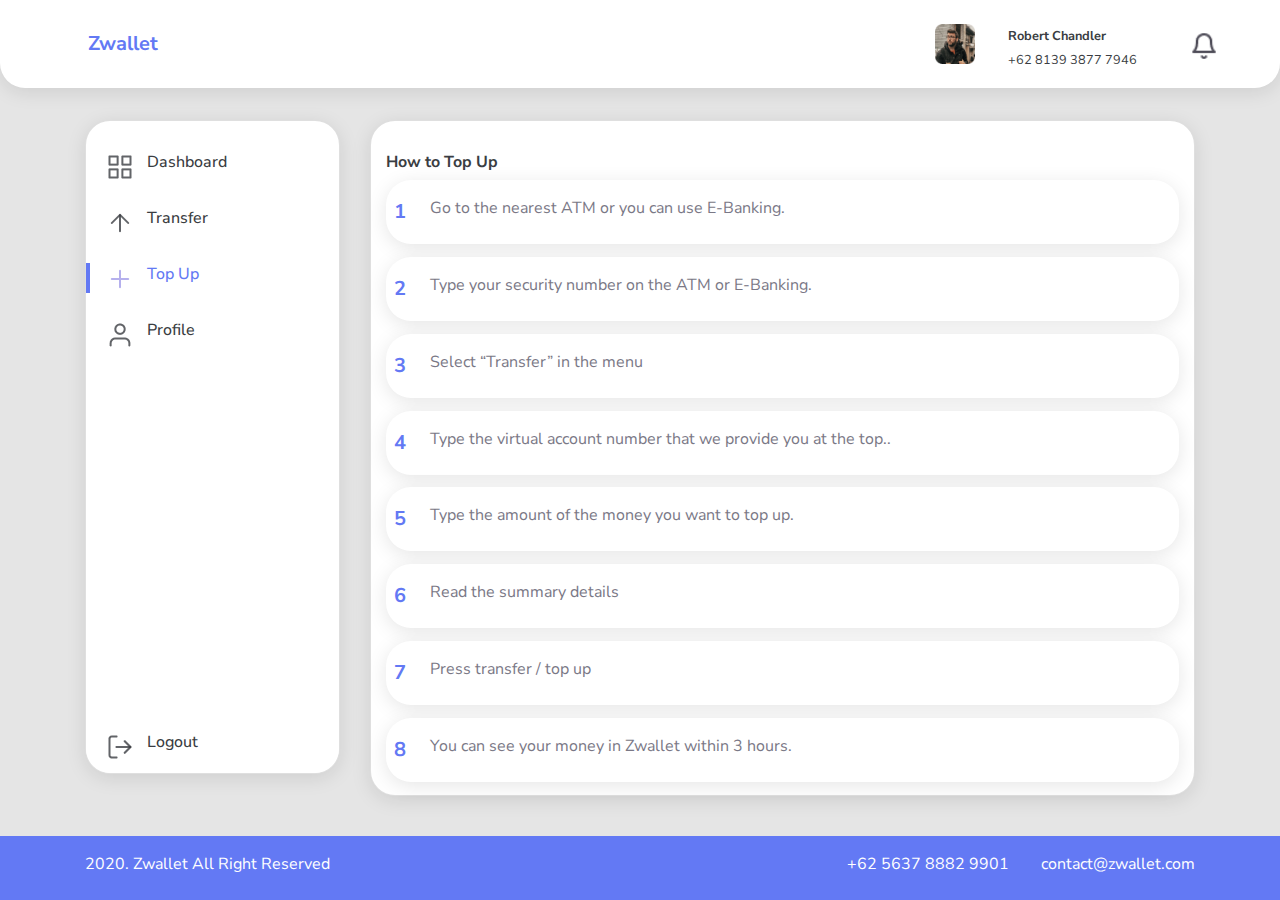
<file: pages/topup.html>
<!DOCTYPE html>
<html lang="en">

<head>
    <meta charset="UTF-8" />
    <meta name="viewport" content="width=device-width, initial-scale=1.0" />
    <title>Zwallet | Top Up</title>
    <link rel="stylesheet" href="https://stackpath.bootstrapcdn.com/bootstrap/4.5.2/css/bootstrap.min.css"
        integrity="sha384-JcKb8q3iqJ61gNV9KGb8thSsNjpSL0n8PARn9HuZOnIxN0hoP+VmmDGMN5t9UJ0Z" crossorigin="anonymous" />
    <!-- <link rel="stylesheet" href="../css/confirmation.css" /> -->
    <link rel="stylesheet" href="../css/style.css" />
    <link rel="stylesheet" href="../css/topup.css">
    <style>
        .list{
            color: #7A7886;
        }
    </style>
</head>

<body>
    <!-- NAVBAR -->
  <nav class="navbar navbar-expand-lg bg-light my-navbar">
    <a class="navbar-brand active pl-3 ml-5" href="#"><b>Zwallet</b></a>
    <button class="navbar-toggler" type="button" data-toggle="collapse" data-target="#navbarSupportedContent" aria-controls="navbarSupportedContent" aria-expanded="false" aria-label="Toggle navigation">
      <span class="navbar-toggler-icon"></span>
    </button>
  
    <div class="navbar-collapse collapse" id="navbarSupportedContent">
      <div class="navbar-nav ml-auto mt-lg-0">
        <div class="container profile-badge col-sm-12">
          <div class="row">
            <div class="col-3 col-sm-3 col-md-3">
              <div class="container">
                <img src="../assets/pp.png" class="avatar">
              </div>
            </div>
            <div class="col-7 col-sm-3 col-md-6 mr-n2">
              <div class="row">
                <div class="col-sm-12 col-md-10 mt-2">
                  <p><b>Robert Chandler</b></p>
                </div>
              </div>
              <div class="row">
                <div class="col-sm-12 col-md-11"><span>+62 8139 3877 7946</span></div>
              </div>
            </div>
            <div class="col-2 col-sm-3 col-md-3 mt-2">
              <div class="container w-10">
                <img src="../assets/bell.png" class="icon notification">
              </div>
            </div>
          </div>
        </div>
      </div>
    </div>
  </nav>
  <!-- END NAVBAR -->

    <!-- CONTENT -->
    <div class="container">
        <div class="row">
            <div class="d-none d-sm-block d-md-block d-lg-block col-sm-2 col-md-4 col-lg-3">
                <ul class="list-group card d-flex">
                    <li class="list-group-item border-0 mb-0">
                        <div class="row pt-1">
                            <div class="col-sm-2 col-md-2">
                                <img src="../assets/grid-noblue.png" class="list-icon float-left" />
                            </div>
                            <div class="col-md-7 d-none d-sm-none d-md-block">
                                <h6 class="">Dashboard</h6>
                            </div>
                        </div>
                    </li>
                    <li class="list-group-item border-0 mb-0">
                            <div class="row pt-1">
                                <div class="col-md-2">
                                    <img src="../assets/arrow-up.png" class="list-icon float-left" />
                                </div>
                                <div class="col-md-7 d-sm-none d-md-block">
                                    <h6 class="">Transfer</h6>
                                </div>
                            </div>
                    </li>
                    <li class="list-group-item border-0 mb-0">
                        <div class="row pt-1">
                            <div class="col-md-2">
                                <img src="../assets/plus1.png" class="list-icon" />
                            </div>
                            <div class="col-md-7 d-sm-none d-md-block">
                                <h6 class="active">Top Up</h6>
                            </div>
                        </div>
                    </li>
                    <li class="list-group-item border-0 mb-0">
                        <div class="row pt-1 pb-5 mb-5">
                            <div class="col-md-2">
                                <img src="../assets/user.png" class="list-icon" />
                            </div>
                            <div class="col-md-7 d-sm-none d-md-block">
                                <h6 class="">Profile</h6>
                            </div>
                        </div>
                    </li>
                    <li class="list-group-item border-0 justify-self-end">
                        <div class="row pt-5 mt-5 mb-5"></div>
                    </li>
                    <li class="list-group-item border-0 justify-self-end">
                        <div class="row pt-5 mt-5">
                            <div class="col-md-2">
                                <img src="../assets/log-out.png" class="list-icon float-left" />
                            </div>
                            <div class="col-md-7 d-sm-none d-md-block">
                                <h6 class="">Logout</h6>
                            </div>
                        </div>
                    </li>
                </ul>
            </div>
            <div class="col-xs-11 col-sm-9 col-md-9">
                <div class="container card">
                    <div class="container">
                        <div class="row main-title mt-3">
                            <h6><b>How to Top Up</b></h6>
                            <br />
                        </div>
                    </div>
                    <div class="row">
                        <div class="col-sm-12 col-md-12 mb-2">
                            <div class="card border-0">
                                <div class="container mb-2 mt-n2">
                                    <div class="row d-flex align-items-center mt-2">
                                        <h5 class="active ml-2"><b>1</b></h5>
                                        <p class="list ml-4">Go to the nearest ATM or you can use E-Banking.</p>
                                    </div>
                                </div>
                            </div>
                        </div>
                    </div>
                    <div class="row">
                        <div class="col-sm-12 col-md-12 mb-2">
                            <div class="card border-0">
                                <div class="container mb-2 mt-n2">
                                    <div class="row d-flex align-items-center mt-2">
                                        <h5 class="active ml-2"><b>2</b></h5>
                                        <p class="list ml-4">Type your security number on the ATM or E-Banking.</p>
                                    </div>
                                </div>
                            </div>
                        </div>
                    </div>
                    <div class="row">
                        <div class="col-sm-12 col-md-12 mb-2">
                            <div class="card border-0">
                                <div class="container mb-2 mt-n2">
                                    <div class="row d-flex align-items-center mt-2">
                                        <h5 class="active ml-2"><b>3</b></h5>
                                        <p class="list ml-4">Select “Transfer” in the menu</p>
                                    </div>
                                </div>
                            </div>
                        </div>
                    </div>
                    <div class="row">
                        <div class="col-sm-12 col-md-12 mb-2">
                            <div class="card border-0">
                                <div class="container mb-2 mt-n2">
                                    <div class="row d-flex align-items-center mt-2">
                                        <h5 class="active ml-2"><b>4</b></h5>
                                        <p class="list ml-4">Type the virtual account number that we provide you at the top..</p>
                                    </div>
                                </div>
                            </div>
                        </div>
                    </div>
                    <div class="row">
                        <div class="col-sm-12 col-md-12 mb-2">
                            <div class="card border-0">
                                <div class="container mb-2 mt-n2">
                                    <div class="row d-flex align-items-center mt-2">
                                        <h5 class="active ml-2"><b>5</b></h5>
                                        <p class="list ml-4">Type the amount of the money you want to top up.</p>
                                    </div>
                                </div>
                            </div>
                        </div>
                    </div>
                    <div class="row">
                        <div class="col-sm-12 col-md-12 mb-2">
                            <div class="card border-0">
                                <div class="container mb-2 mt-n2">
                                    <div class="row d-flex align-items-center mt-2">
                                        <h5 class="active ml-2"><b>6</b></h5>
                                        <p class="list ml-4">Read the summary details</p>
                                    </div>
                                </div>
                            </div>
                        </div>
                    </div>
                    <div class="row">
                        <div class="col-sm-12 col-md-12 mb-2">
                            <div class="card border-0">
                                <div class="container mb-2 mt-n2">
                                    <div class="row d-flex align-items-center mt-2">
                                        <h5 class="active ml-2"><b>7</b></h5>
                                        <p class="list ml-4">Press transfer / top up</p>
                                    </div>
                                </div>
                            </div>
                        </div>
                    </div>
                    <div class="row">
                        <div class="col-sm-12 col-md-12 mb-2">
                            <div class="card border-0">
                                <div class="container mb-2 mt-n2">
                                    <div class="row d-flex align-items-center mt-2">
                                        <h5 class="active ml-2"><b>8</b></h5>
                                        <p class="list ml-4">You can see your money in Zwallet within 3 hours.</p>
                                    </div>
                                </div>
                            </div>
                        </div>
                    </div>
                    
                </div>
            </div>
        </div>
    </div>
    <!-- FOOTER -->
    <footer class="container-fluid fixed-bottom">
        <nav class="navbar navbar-expand-lg">
            <div class="container">
                <p>2020. Zwallet All Right Reserved</p>
                <div class="collapse navbar-collapse" id="navbarSupportedContent">
                    <div class="navbar-nav ml-auto mt-2 mt-lg-0">
                        <p class="mr-3">+62 5637 8882 9901</p>
                        <p class="ml-3">contact@zwallet.com</p>
                    </div>
                </div>
            </div>
        </nav>
    </footer>
    <!-- END FOOTER -->
    </div>
    <!-- END CONTENT -->

    <script src="../js/pin.js"></script>
    <script src="https://code.jquery.com/jquery-3.5.1.slim.min.js"
        integrity="sha384-DfXdz2htPH0lsSSs5nCTpuj/zy4C+OGpamoFVy38MVBnE+IbbVYUew+OrCXaRkfj" crossorigin="anonymous">
    </script>
    <script src="https://cdn.jsdelivr.net/npm/popper.js@1.16.1/dist/umd/popper.min.js"
        integrity="sha384-9/reFTGAW83EW2RDu2S0VKaIzap3H66lZH81PoYlFhbGU+6BZp6G7niu735Sk7lN" crossorigin="anonymous">
    </script>
    <script src="https://stackpath.bootstrapcdn.com/bootstrap/4.5.2/js/bootstrap.min.js"
        integrity="sha384-B4gt1jrGC7Jh4AgTPSdUtOBvfO8shuf57BaghqFfPlYxofvL8/KUEfYiJOMMV+rV" crossorigin="anonymous">
    </script>
</body>

</html>
</file>
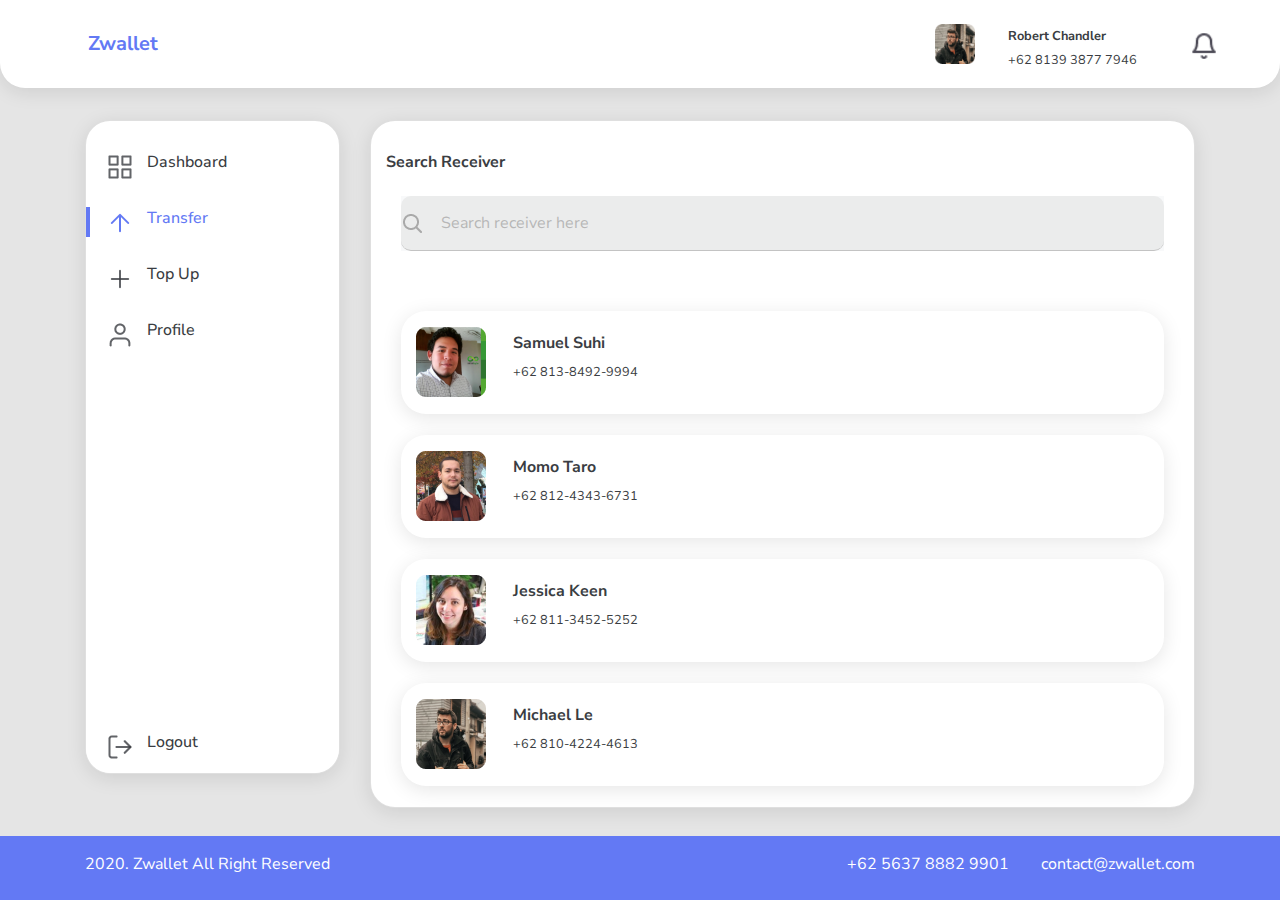
<file: pages/transfer.html>
<!DOCTYPE html>
<html lang="en">

<head>
    <meta charset="UTF-8" />
    <meta name="viewport" content="width=device-width, initial-scale=1.0" />
    <title>Zwallet | Transfer</title>
    <link rel="stylesheet" href="https://stackpath.bootstrapcdn.com/bootstrap/4.5.2/css/bootstrap.min.css"
    integrity="sha384-JcKb8q3iqJ61gNV9KGb8thSsNjpSL0n8PARn9HuZOnIxN0hoP+VmmDGMN5t9UJ0Z" crossorigin="anonymous" />
    <link rel="stylesheet" href="../css/transfer.css" />
    <link rel="stylesheet" href="../css/style.css" />
</head>

<body>
    <!-- NAVBAR -->
  <nav class="navbar navbar-expand-lg bg-light my-navbar">
    <a class="navbar-brand active pl-3 ml-5" href="#"><b>Zwallet</b></a>
    <button class="navbar-toggler" type="button" data-toggle="collapse" data-target="#navbarSupportedContent" aria-controls="navbarSupportedContent" aria-expanded="false" aria-label="Toggle navigation">
      <span class="navbar-toggler-icon"></span>
    </button>
  
    <div class="navbar-collapse collapse" id="navbarSupportedContent">
      <div class="navbar-nav ml-auto mt-lg-0">
        <div class="container profile-badge col-sm-12">
          <div class="row">
            <div class="col-3 col-sm-3 col-md-3">
              <div class="container">
                <img src="../assets/pp.png" class="avatar">
              </div>
            </div>
            <div class="col-7 col-sm-3 col-md-6 mr-n2">
              <div class="row">
                <div class="col-sm-12 col-md-10 mt-2">
                  <p><b>Robert Chandler</b></p>
                </div>
              </div>
              <div class="row">
                <div class="col-sm-12 col-md-11"><span>+62 8139 3877 7946</span></div>
              </div>
            </div>
            <div class="col-2 col-sm-3 col-md-3 mt-2">
              <div class="container w-10">
                <img src="../assets/bell.png" class="icon notification">
              </div>
            </div>
          </div>
        </div>
      </div>
    </div>
  </nav>
  <!-- END NAVBAR -->

    <!-- CONTENT -->
    <div class="container">
        <div class="row">
            <div class="d-none d-sm-block d-md-block d-lg-block col-sm-2 col-md-4 col-lg-3">
                <ul class="list-group card d-flex">
                  <li class="list-group-item border-0 mb-0">
                    <div class="row pt-1">
                      <div class="col-sm-2 col-md-2">
                        <img src="../assets/grid-noblue.png" class="list-icon float-left" />
                      </div>
                      <div class="col-md-7 d-none d-sm-none d-md-block">
                        <h6 class="">Dashboard</h6>
                      </div>
                    </div>
                  </li>
                  <li class="list-group-item border-0 mb-0">
                    <a href="transfer.html">
                        <div class="row pt-1">
                            <div class="col-md-2">
                              <img src="../assets/arrow-up-blue.png" class="list-icon float-left" />
                            </div>
                            <div class="col-md-7 d-sm-none d-md-block">
                              <h6 class="active">Transfer</h6>
                            </div>
                        </div>
                    </a>
                  </li>
                  <li class="list-group-item border-0 mb-0">
                    <div class="row pt-1">
                      <div class="col-md-2">
                        <img src="../assets/plus.png" class="list-icon" />
                      </div>
                      <div class="col-md-7 d-sm-none d-md-block">
                        <h6 class="">Top Up</h6>
                      </div>
                    </div>
                  </li>
                  <li class="list-group-item border-0 mb-0">
                    <div class="row pt-1 pb-5 mb-5">
                      <div class="col-md-2">
                        <img src="../assets/user.png" class="list-icon" />
                      </div>
                      <div class="col-md-7 d-sm-none d-md-block">
                        <h6 class="">Profile</h6>
                      </div>
                    </div>
                  </li>
                  <li class="list-group-item border-0 justify-self-end">
                    <div class="row pt-5 mt-5 mb-5"></div>
                  </li>
                  <li class="list-group-item border-0 justify-self-end">
                    <div class="row pt-5 mt-5">
                      <div class="col-md-2">
                        <img src="../assets/log-out.png" class="list-icon float-left" />
                      </div>
                      <div class="col-md-7 d-sm-none d-md-block">
                        <h6 class="">Logout</h6>
                      </div>
                    </div>
                  </li>
                </ul>
              </div>
            <div class="col-12 col-sm-10 col-md-8 col-lg-9">
                <div class="container card">
                    <div class="container">
                        <div class="row main-title mt-3">
                            <h6><b>Search Receiver</b></h6> <br>
                        </div>
                        <!-- search -->
                        <div class="search input bg-light mt-3">
                            <span class="icon-search"></span>
                            <input id="text" type="text" placeholder="Search receiver here">
                        </div>              
                        <!-- List Profile -->
                        <div class="row">
                            <div class="col-sm-12 col-md-12 mb-3">
                                <div class="card border-0">
                                    <a href="inputAmount.html">
                                        <div class="container">
                                            <div class="row">
                                                <div class="col-2 col-sm-2 col-md-2 col-lg-1">
                                                    <img src="../assets/prof/2.png" alt="">
                                                </div>
                                                <div class="col-10 col-sm-10 col-md-10 col-lg-11 pl-5 pl-sm-5 pt-1">
                                                    <p><b>Samuel Suhi</b></p>
                                                    <p class="small">+62 813-8492-9994</p>
                                                </div>
                                            </div>
                                        </div>
                                    </a>
                                </div>
                            </div>
                        </div>
                        <div class="row">
                            <div class="col-sm-12 col-md-12 mb-3">
                                <div class="card border-0">
                                    <div class="container">
                                        <div class="row">
                                            <div class="col-2 col-sm-2 col-md-2 col-lg-1">
                                                <img src="../assets/prof/3.png" alt="">
                                            </div>
                                            <div class="col-10 col-sm-10 col-md-10 col-lg-11 pl-5 pl-sm-5 pt-1">
                                                <p><b>Momo Taro</b></p>
                                                <p class="small">+62 812-4343-6731</p>
                                            </div>
                                        </div>
                                    </div>
                                </div>
                            </div>
                        </div>
                        <div class="row">
                            <div class="col-sm-12 col-md-12 mb-3">
                                <div class="card border-0">
                                    <div class="container">
                                        <div class="row">
                                            <div class="col-2 col-sm-2 col-md-2 col-lg-1">
                                                <img src="../assets/prof/4.png" alt="">
                                            </div>
                                            <div class="col-10 col-sm-10 col-md-10 col-lg-11 pl-5 pl-sm-5 pt-1">
                                                <p><b>Jessica Keen</b></p>
                                                <p class="small">+62 811-3452-5252</p>
                                            </div>
                                        </div>
                                    </div>
                                </div>
                            </div>
                        </div>
                        <div class="row">
                            <div class="col-sm-12 col-md-12 mb-3">
                                <div class="card border-0">
                                    <div class="container">
                                        <div class="row">
                                            <div class="col-2 col-sm-2 col-md-2 col-lg-1">
                                                <img src="../assets/prof/8.png" alt="">
                                            </div>
                                            <div class="col-10 col-sm-10 col-md-10 col-lg-11 pl-5 pl-sm-5 pt-1">
                                                <p><b>Michael Le</b></p>
                                                <p class="small">+62 810-4224-4613</p>
                                            </div>
                                        </div>
                                    </div>
                                </div>
                            </div>
                        </div>
                    </div>
                </div>
            </div>
            <!-- FOOTER -->
        <footer class="container-fluid fixed-bottom">
            <nav class="navbar navbar-expand-lg">
                <div class="container">
                    <p>2020. Zwallet All Right Reserved</p>
                    <div class="collapse navbar-collapse" id="navbarSupportedContent">
                        <div class="navbar-nav ml-auto mt-2 mt-lg-0">
                            <p class="mr-3">+62 5637 8882 9901</p>
                            <p class="ml-3">contact@zwallet.com</p>
                        </div>
                    </div>
                </div>
            </nav>
        </footer>
        <!-- END FOOTER -->
        </div>
        <!-- END CONTENT -->

        <script src="https://code.jquery.com/jquery-3.5.1.slim.min.js"
            integrity="sha384-DfXdz2htPH0lsSSs5nCTpuj/zy4C+OGpamoFVy38MVBnE+IbbVYUew+OrCXaRkfj" crossorigin="anonymous">
        </script>
        <script src="https://cdn.jsdelivr.net/npm/popper.js@1.16.1/dist/umd/popper.min.js"
            integrity="sha384-9/reFTGAW83EW2RDu2S0VKaIzap3H66lZH81PoYlFhbGU+6BZp6G7niu735Sk7lN" crossorigin="anonymous">
        </script>
        <script src="https://stackpath.bootstrapcdn.com/bootstrap/4.5.2/js/bootstrap.min.js"
            integrity="sha384-B4gt1jrGC7Jh4AgTPSdUtOBvfO8shuf57BaghqFfPlYxofvL8/KUEfYiJOMMV+rV" crossorigin="anonymous">
        </script>
</body>

</html>
</file>
<file: css/style.css>
@import url("https://fonts.googleapis.com/css2?family=Nunito+Sans&display=swap");

body {
  margin: 0;
  bottom: 0;
  margin-bottom: 5rem;
  overflow-x: hidden;
  text-decoration: none;
  font-family: "Nunito Sans";
  color: #3A3D42;
  text-decoration: none !important;
}
.my-navbar{
  background: #ffffff !important;
    box-shadow: 0px 4px 20px rgba(0, 0, 0, 0.1);
    border-radius: 0 0 25px 25px;
    padding: 1.5rem;
    margin-bottom: 2rem;
}
footer {
  background-color: #6379f4;
  color: white;
  padding-left: 1rem;
  padding-top: 0.5rem;
  position: sticky;
  left: 0;
  right: 0;
  bottom: 0;
  width: 100vw;
  margin-top: .5rem;
  /* max-height: 4rem; */
}
.bg {
  background-image: url("../assets/bg-home.png");
  background-repeat: no-repeat;
  height: 100%;
  border-radius: 0 !important;
}
.description {
  font-family: "Nunito Sans";
  font-size: .9rem;
  font-weight: lighter;
  color: #bbb;
  margin-top: 10px;
}
.right {
  text-align: end;
  margin-bottom: 4rem;
}
#dark {
  color: #999;
  margin-bottom: 10px;
}
h3 {
  font-size: 1.3rem;
  font-weight: 500;
  padding-bottom: 0.5rem;
  padding-top: 1.5em;
  line-height: 2rem;
}
.img-fluid {
  width: 380px;
}
.padding-top {
  padding-top: 3em;
}
.btn{
  box-shadow: 0px 6px 75px rgba(100, 87, 87, 0.05);
  border-radius: 10px;
  border: none;
  font-size: 1.2rem;
}
.btn.second{
  color: #88888f;
  background-color: #dadada;
}
.btn.primary{
  background-color:  #6379f4 !important;
  color: #ffffff !important;
}
.btn:hover{
  background: #6379f4 !important;
  text-decoration: none;
  color: #ccc;
}
.input input:focus {
  outline: none;
  border-bottom: 1.5px solid #6379f4;
}
.input input::placeholder {
  color: rgba(169, 169, 169, 0.8);
  font-size: 1rem;
}
.plus{
  color: #1EC15F !important;
}
.minus{
  color: #FF5B37 !important;
}
.navbar-toggler{
  border-color: #6379f4;
}
.navbar-toggler .navbar-toggler-icon{
  background-image: url(../assets/toggler.png);
}
</file>
<file: css/login.css>
body {
  margin: 0 !important;
}
.forgot {
  font-weight: 600;
  font-size: 1rem;
  color: rgba(58, 61, 66, 0.8);
  float: right;
}
.password .eye {
  position: absolute;
  top: 15px;
  right: 10px;
  cursor: pointer;
}
.light {
  color: #ccc;
}
.input {
  position: relative;
}
.input input {
  width: 100%;
  border: none;
  border-bottom: 1.5px solid rgba(169, 169, 169, 0.6);
  padding: 15px 40px;
  background-color: transparent;
}
.email, .name{
  margin-bottom: 2rem;
}

.email .mail {
  position: absolute;
  top: 15px;
  width: 24px;
  height: 24px;
  background: url(../assets/mail.png);
  background-size: cover;
}
.password.input {
  margin-bottom: 1rem;
}
.password .lock {
  position: absolute;
  top: 15px;
  width: 24px;
  height: 24px;
  background: url(../assets/lock.png);
  background-size: cover;
}
.name .username{
    position: absolute;
    top: 15px;
    width: 24px;
    height: 24px;
    background: url(../assets/person.png);
    background-size: cover;
}
input{
  box-sizing: border-box;
}
.pin input {
  width: 53px;
  height: 65px;
  border: 1px solid rgba(169, 169, 169, 0.6);
  box-sizing: border-box;
  box-shadow: 0px 10px 75px rgba(147, 147, 147, 0.1);
  border-radius: 10px;
  font-size: 30px;
  color: #3A3D42;
  font-weight: bold;
  text-align: center;
}

.pin input:focus {
  border: 1px solid #6379F4 !important;
  box-shadow: 0px 10px 75px rgba(147, 147, 147, 0.1);
  border-radius: 10px;
  outline: none;
}

.pin input:last-child {
  margin-right: 0;
}
.input {
  width: 100%;
  text-align: center;
  margin-bottom: 60px;
}
</file>
<file: css/createpin.css>
input{
    box-sizing: border-box;
  }
  .pin input {
    width: 53px;
    height: 65px;
    border: 1px solid rgba(169, 169, 169, 0.6);
    box-sizing: border-box;
    box-shadow: 0px 10px 75px rgba(147, 147, 147, 0.1);
    border-radius: 10px;
    font-size: 30px;
    color: #3A3D42;
    font-weight: bold;
    text-align: center;
  }
  
  .pin input:focus {
    border: 1px solid #6379F4 !important;
    box-shadow: 0px 10px 75px rgba(147, 147, 147, 0.1);
    border-radius: 10px;
    outline: none;
  }
  
  .pin input:last-child {
    margin-right: 0;
  }
  .input {
    width: 100%;
    text-align: center;
    margin-bottom: 60px;
  }
</file>
<file: css/confirmation.css>
@import url("https://fonts.googleapis.com/css2?family=Nunito+Sans&display=swap");

body {
  margin-bottom: 5rem;
  background-color: #e5e5e5;
}
.profile-badge {
  margin-left: 0.1rem;
  font-size: 0.8rem;
  line-height: 0.5rem;
}
.avatar,
.icon {
  width: 2.5rem;
  position: relative;
}
.card {
  background: #fff;
  box-shadow: 0px 4px 20px rgba(0, 0, 0, 0.1);
  border-radius: 25px;
  margin-bottom: 0.3rem !important;
  padding-top: 1rem;
}
.active {
  color: #6379f4;
}
ul li:nth-child(2)::before {
  content: "";
  height: 30px;
  position: absolute;
  left: -2em;
  top: 14px;
  -moz-box-sizing: border-box;
  -webkit-box-sizing: border-box;
  box-sizing: border-box;
  padding: 2px 2px;
  margin: 0 0 6px 2em;
  background-color: #6379f4;
}
.secondary {
  color: #aaa;
  margin-top: 2rem;
  margin-bottom: 2rem;
}
.small {
  margin-top: -0.5rem;
  margin-bottom: 2rem;
}
.plus {
  color: #1ec15f !important;
}
.minus {
  color: #ff5b37 !important;
}
input{
  box-sizing: border-box;
}
.pin input {
  width: 53px;
  height: 65px;
  border: 1px solid rgba(169, 169, 169, 0.6);
  box-sizing: border-box;
  box-shadow: 0px 10px 75px rgba(147, 147, 147, 0.1);
  border-radius: 10px;
  font-size: 30px;
  color: #3A3D42;
  font-weight: bold;
  text-align: center;
}

.pin input:focus {
  border: 1px solid #6379F4 !important;
  box-shadow: 0px 10px 75px rgba(147, 147, 147, 0.1);
  border-radius: 10px;
  outline: none;
}

.pin input:last-child {
  margin-right: 0;
}
.input {
  width: 100%;
  text-align: center;
  margin-bottom: 60px;
}

.amount {
  width: 100%;
  padding: 15 auto;
  text-align: center;
  font-weight: bold;
  font-size: 42px;
  border: none;
  outline: none;
  margin-bottom: 30px;
  color: #6379f4 !important;
}

.amount::placeholder {
  color: #B5BDCC;
}
.search {
  margin-bottom: 60px;
}
.search .icon-notes {
  position: absolute;
  top: 15px;
  width: 24px;
  height: 24px;
  background: url(../assets/edit-2.png);
  background-size: cover;
}
.input input:focus {
  outline: none;
  border-bottom: 1.5px solid #6379f4;
}
.input {
  position: relative;
}
.input input {
  width: 100%;
  border: none;
  border-bottom: 1.5px solid rgba(169, 169, 169, 0.6);
  padding: 15px 40px;
  /* background-color: #ebecec; */
  border-radius: 10px;
}
.search {
  margin-bottom: 60px;
}
.search .icon-search {
  position: absolute;
  top: 15px;
  width: 24px;
  height: 24px;
  background: url(../assets/edit-2.png);
  background-size: cover;
}
.input input:focus {
  outline: none;
  border-bottom: 1.5px solid #6379f4;
}
</file>
<file: css/transfer.css>
@import url("https://fonts.googleapis.com/css2?family=Nunito+Sans&display=swap");

body {
  background-color: #e5e5e5;
}
a{
  color: #3A3D42;
}
a:hover{
  color: #3A3D42;
  text-decoration: none;
}
.profile-badge {
  margin-left: 0.1rem;
  /* width: 380px;
  height: 30px; */
  font-size: 0.8rem;
  line-height: 0.5rem;
}
.avatar,
.icon {
  width: 2.5rem;
  position: relative;
}
.card {
  background: #fff;
  box-shadow: 0px 4px 20px rgba(0, 0, 0, 0.1);
  border-radius: 25px;
  margin-bottom: 0.3rem !important;
  padding-top: 1rem;
}
.active {
  color: #6379f4;
}
ul li:nth-child(2)::before {
  content: "";
  height: 30px;
  position: absolute;
  left: -2em;
  top: 14px;
  -moz-box-sizing: border-box;
  -webkit-box-sizing: border-box;
  box-sizing: border-box;
  padding: 2px 2px;
  margin: 0 0 6px 2em;
  background-color: #6379f4;
}

.secondary {
  color: #aaa;
  margin-top: 2rem;
  margin-bottom: 2rem;
}
.small {
  margin-top: -0.5rem;
  margin-bottom: 2rem;
}
.plus {
  color: #1ec15f !important;
}
.minus {
  color: #ff5b37 !important;
}
.input {
  position: relative;
}
.input input {
  width: 100%;
  border: none;
  border-bottom: 1.5px solid rgba(169, 169, 169, 0.6);
  padding: 15px 40px;
  background-color: #ebecec;
  border-radius: 10px;
}
.search {
  margin-bottom: 60px;
}
.search .icon-search {
  position: absolute;
  top: 15px;
  width: 24px;
  height: 24px;
  background: url(../assets/search.png);
  background-size: cover;
}
.input input:focus {
  outline: none;
  border-bottom: 1.5px solid #6379f4;
}
.med-btn-primary {
  width: 197px;
  height: 57px;
  background-color: #6379F4;
  color: #FFFFFF;
  box-shadow: 0px 6px 75px rgba(100, 87, 87, 0.05);
  border-radius: 12px;
  border: transparent;
}

.small-btn-light-primary {
  width: 57px;
  height: 57px;
  background-color: rgba(99, 121, 244, 0.15);
  box-shadow: 0px 6px 75px rgba(100, 87, 87, 0.05);
  border-radius: 12px;
  border: transparent;
  outline: none;
}
.big-btn-light-primary {
  width: 200px;
  height: 57px;
  background-color: rgba(99, 121, 244, 0.15);
  box-shadow: 0px 6px 75px rgba(100, 87, 87, 0.05);
  border-radius: 12px;
  border: transparent;
}
</file>
<file: css/history.css>
@import url("https://fonts.googleapis.com/css2?family=Nunito+Sans&display=swap");

body {
  margin: 0;
  margin-bottom: 4rem;
  background-color: #e5e5e5;
}
.profile-badge {
  margin-left: 0.1rem;
  /* width: 380px;
  height: 30px; */
  font-size: 0.8rem;
  line-height: 0.5rem;
}
.avatar,
.icon {
  width: 2.5rem;
  position: relative;
}
.card {
  background: #fff;
  box-shadow: 0px 4px 20px rgba(0, 0, 0, 0.1);
  border-radius: 25px;
  margin-bottom: 0.3rem !important;
  padding-top: 1rem;
}
.active {
  color: #6379f4;
}
ul li:first-child::before {
  content: "";
  height: 30px;
  position: absolute;
  left: -2em;
  top: 14px;
  -moz-box-sizing: border-box;
  -webkit-box-sizing: border-box;
  box-sizing: border-box;
  padding: 2px 2px;
  margin: 0 0 6px 2em;
  background-color: #6379f4;
}
.secondary {
  color: #aaa;
  margin-top: 2rem;
  margin-bottom: 2rem;
}
.small {
  margin-top: -0.5rem;
  margin-bottom: 2rem;
}
.plus {
  color: #1ec15f !important;
}
.minus {
  color: #ff5b37 !important;
}
footer{
  position: absolute;
  left: 0;
  right: 0;
  margin-top: 1rem;
}
a{
  color: #3A3D42;
  text-decoration: none;
}
a:hover{
  color: #3A3D42;
  text-decoration: none;
}
</file>
<file: css/topup.css>
@import url("https://fonts.googleapis.com/css2?family=Nunito+Sans&display=swap");

body {
  background-color: #e5e5e5;
}
a{
  color: #3A3D42;
}
a:hover{
  color: #3A3D42;
  text-decoration: none;
}
.profile-badge {
  margin-left: 0.1rem;
  /* width: 380px;
  height: 30px; */
  font-size: 0.8rem;
  line-height: 0.5rem;
}
.avatar,
.icon {
  width: 2.5rem;
  position: relative;
}
.card {
  background: #fff;
  box-shadow: 0px 4px 20px rgba(0, 0, 0, 0.1);
  border-radius: 25px;
  margin-bottom: 0.3rem !important;
  padding-top: 1rem;
}
.active {
  color: #6379f4;
}
ul li:nth-child(3)::before {
  content: "";
  height: 30px;
  position: absolute;
  left: -2em;
  top: 14px;
  -moz-box-sizing: border-box;
  -webkit-box-sizing: border-box;
  box-sizing: border-box;
  padding: 2px 2px;
  margin: 0 0 6px 2em;
  background-color: #6379f4;
}

.secondary {
  color: #aaa;
  margin-top: 2rem;
  margin-bottom: 2rem;
}
.small {
  margin-top: -0.5rem;
  margin-bottom: 2rem;
}
.plus {
  color: #1ec15f !important;
}
.minus {
  color: #ff5b37 !important;
}
.input {
  position: relative;
}
.input input {
  width: 100%;
  border: none;
  border-bottom: 1.5px solid rgba(169, 169, 169, 0.6);
  padding: 15px 40px;
  background-color: #ebecec;
  border-radius: 10px;
}
.search {
  margin-bottom: 60px;
}
.search .icon-search {
  position: absolute;
  top: 15px;
  width: 24px;
  height: 24px;
  background: url(../assets/search.png);
  background-size: cover;
}
.input input:focus {
  outline: none;
  border-bottom: 1.5px solid #6379f4;
}
.med-btn-primary {
  width: 197px;
  height: 57px;
  background-color: #6379F4;
  color: #FFFFFF;
  box-shadow: 0px 6px 75px rgba(100, 87, 87, 0.05);
  border-radius: 12px;
  border: transparent;
}

.small-btn-light-primary {
  width: 57px;
  height: 57px;
  background-color: rgba(99, 121, 244, 0.15);
  box-shadow: 0px 6px 75px rgba(100, 87, 87, 0.05);
  border-radius: 12px;
  border: transparent;
  outline: none;
}
.big-btn-light-primary {
  width: 200px;
  height: 57px;
  background-color: rgba(99, 121, 244, 0.15);
  box-shadow: 0px 6px 75px rgba(100, 87, 87, 0.05);
  border-radius: 12px;
  border: transparent;
}
</file>
